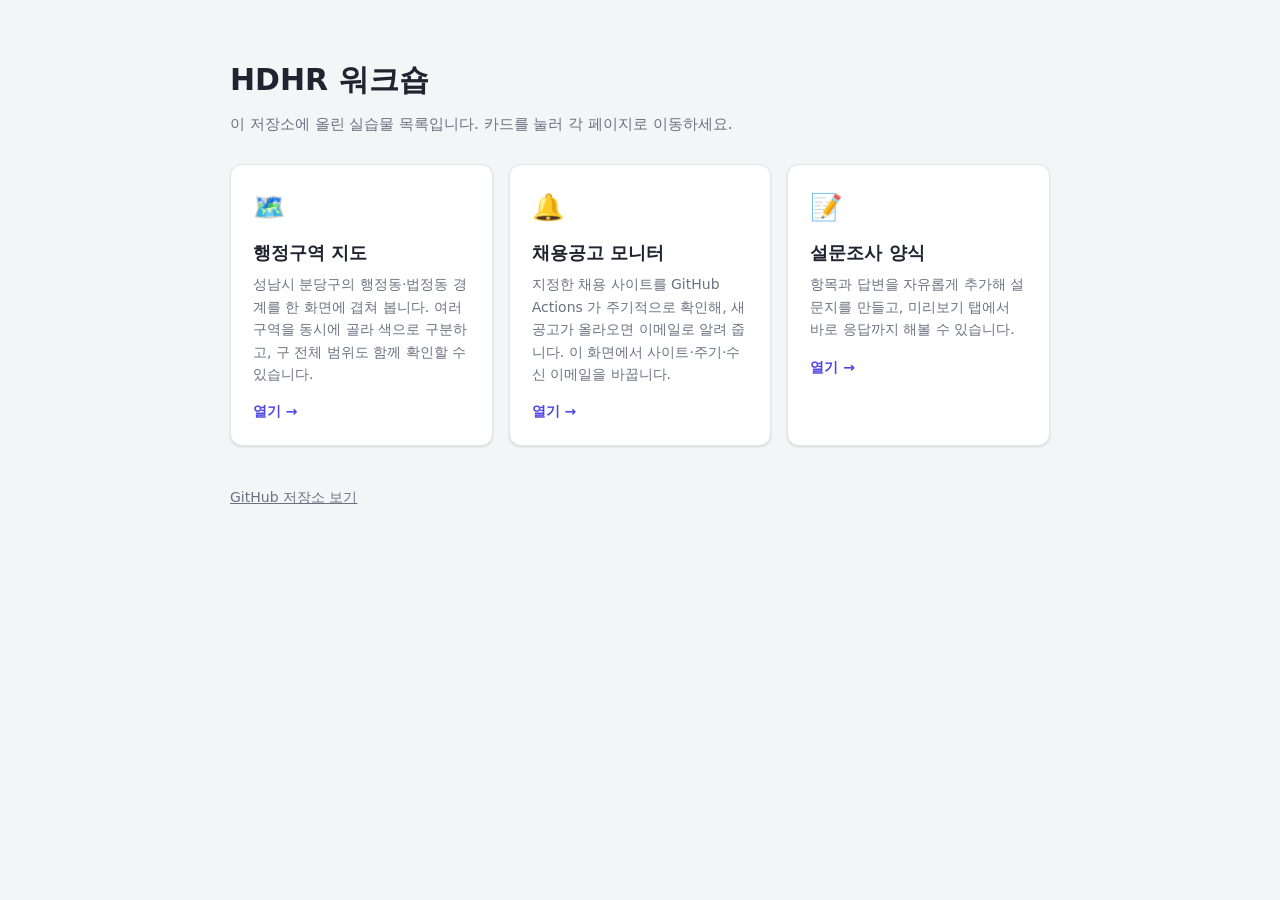
<file: index.html>
<!DOCTYPE html>
<html lang="ko">
<head>
  <meta charset="UTF-8" />
  <meta name="viewport" content="width=device-width, initial-scale=1.0" />
  <title>HDHR 워크숍</title>
  <link rel="stylesheet" href="assets/home.css" />
</head>
<body>
  <header class="hero">
    <h1 class="hero__title">HDHR 워크숍</h1>
    <p class="hero__desc">이 저장소에 올린 실습물 목록입니다. 카드를 눌러 각 페이지로 이동하세요.</p>
  </header>

  <main class="grid">
    <!--
      새 실습물을 추가할 때:
      1) 저장소 루트에 폴더를 하나 만들고 그 안에 index.html 을 둡니다. (예: timesheet/index.html)
      2) 아래 <a class="card"> 블록을 복사해 href 와 문구만 바꿉니다.
      3) 커밋 후 푸시하면 https://chaejwan.github.io/HDHR_CJW/폴더이름/ 으로 열립니다.
    -->
    <a class="card" href="district/">
      <span class="card__icon" aria-hidden="true">🗺️</span>
      <h2 class="card__title">행정구역 지도</h2>
      <p class="card__desc">성남시 분당구의 행정동·법정동 경계를 한 화면에 겹쳐 봅니다. 여러 구역을 동시에 골라 색으로 구분하고, 구 전체 범위도 함께 확인할 수 있습니다.</p>
      <span class="card__go">열기 →</span>
    </a>

    <a class="card" href="monitor/">
      <span class="card__icon" aria-hidden="true">🔔</span>
      <h2 class="card__title">채용공고 모니터</h2>
      <p class="card__desc">지정한 채용 사이트를 GitHub Actions 가 주기적으로 확인해, 새 공고가 올라오면 이메일로 알려 줍니다. 이 화면에서 사이트·주기·수신 이메일을 바꿉니다.</p>
      <span class="card__go">열기 →</span>
    </a>

    <a class="card" href="survey/">
      <span class="card__icon" aria-hidden="true">📝</span>
      <h2 class="card__title">설문조사 양식</h2>
      <p class="card__desc">항목과 답변을 자유롭게 추가해 설문지를 만들고, 미리보기 탭에서 바로 응답까지 해볼 수 있습니다.</p>
      <span class="card__go">열기 →</span>
    </a>
  </main>

  <footer class="foot">
    <a href="https://github.com/chaejwan/HDHR_CJW">GitHub 저장소 보기</a>
  </footer>
</body>
</html>
</file>
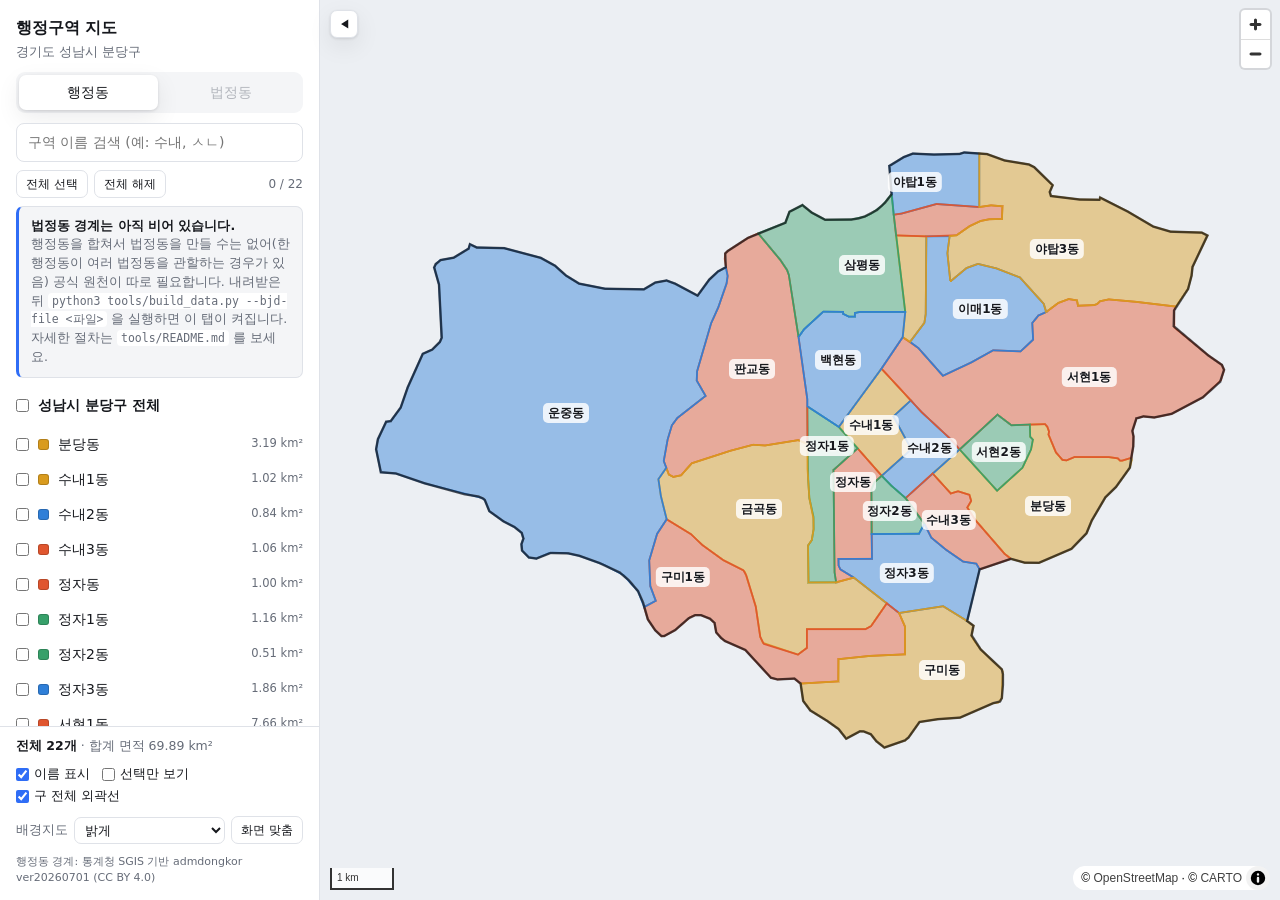
<file: district/index.html>
<!DOCTYPE html>
<html lang="ko">
<head>
<meta charset="utf-8">
<meta name="viewport" content="width=device-width, initial-scale=1, maximum-scale=5">
<title>행정구역 지도 — 성남시 분당구</title>
<meta name="description" content="행정동과 법정동 경계를 한 화면에서 여러 개 동시에 볼 수 있는 지도.">
<link rel="stylesheet" href="vendor/maplibre-gl.css">
<link rel="stylesheet" href="style.css">
</head>
<body>
<div id="app">

  <aside id="panel" aria-label="구역 선택">
    <header class="panel-head">
      <h1>행정구역 지도</h1>
      <p class="subtitle" id="scope-label">성남시 분당구</p>
    </header>

    <div class="tabs" role="tablist" aria-label="구역 체계">
      <button class="tab" role="tab" data-level="hjd" aria-selected="true">행정동</button>
      <button class="tab" role="tab" data-level="bjd" aria-selected="false">법정동</button>
    </div>

    <div class="search-row">
      <input id="search" type="search" placeholder="구역 이름 검색 (예: 수내, ㅅㄴ)" autocomplete="off" aria-label="구역 이름 검색">
      <button id="search-clear" class="icon-btn" title="검색어 지우기" hidden>✕</button>
    </div>

    <div class="bulk-row">
      <button id="select-all" class="mini-btn">전체 선택</button>
      <button id="select-none" class="mini-btn">전체 해제</button>
      <span class="spacer"></span>
      <span id="count-badge" class="badge">0 / 0</span>
    </div>

    <div id="notice" class="notice" hidden></div>

    <ul id="list" class="list" role="listbox" aria-multiselectable="true"></ul>

    <footer class="panel-foot">
      <div class="summary" id="summary"></div>
      <div class="options">
        <label><input type="checkbox" id="opt-labels" checked> 이름 표시</label>
        <label><input type="checkbox" id="opt-only-selected"> 선택만 보기</label>
        <label><input type="checkbox" id="opt-outline" checked> 구 전체 외곽선</label>
      </div>
      <div class="basemap-row">
        <label for="basemap">배경지도</label>
        <select id="basemap">
          <option value="light">밝게</option>
          <option value="dark">어둡게</option>
          <option value="none">없음</option>
        </select>
        <button id="fit-btn" class="mini-btn" title="선택 구역이 다 보이도록 이동">화면 맞춤</button>
      </div>
      <p class="credit" id="credit"></p>
    </footer>
  </aside>

  <main id="map-wrap">
    <div id="map"></div>
    <button id="panel-toggle" class="panel-toggle" aria-expanded="true" title="목록 접기/펼치기">◀</button>
    <div id="tooltip" class="tooltip" hidden></div>
    <div id="labels" class="labels" aria-hidden="true"></div>
  </main>

</div>

<script src="vendor/maplibre-gl.js"></script>
<script src="app.js"></script>
</body>
</html>
</file>
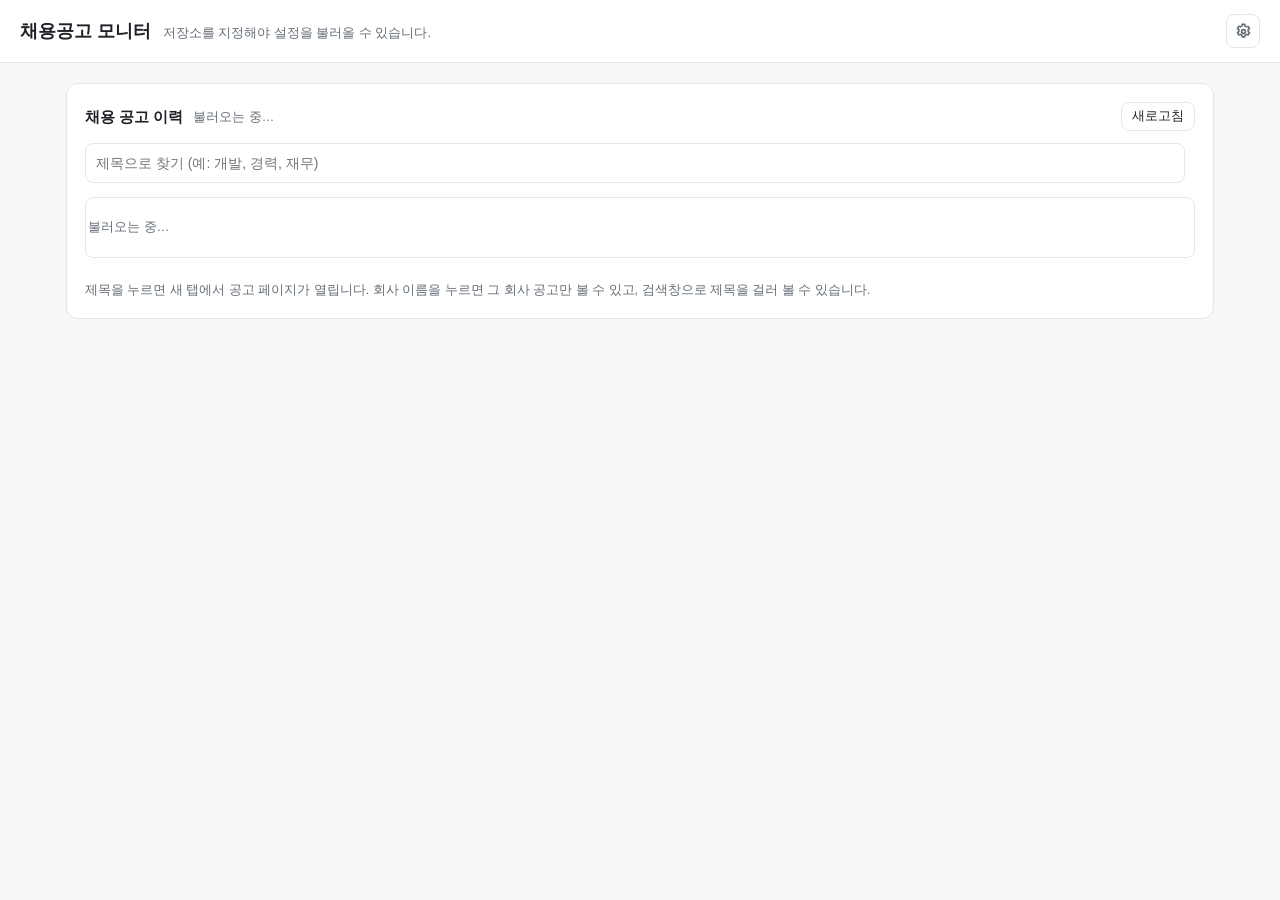
<file: monitor/index.html>
<!DOCTYPE html>
<html lang="ko">
<head>
  <meta charset="UTF-8" />
  <meta name="viewport" content="width=device-width, initial-scale=1.0" />
  <title>채용공고 모니터</title>
  <link rel="stylesheet" href="assets/styles.css" />
</head>
<body>
  <!-- 비밀번호를 걸어 두면, 맞기 전까지 이 화면만 보입니다 -->
  <div id="gate" class="gate" hidden>
    <form id="gateForm" class="gate__box">
      <h1 class="gate__title">채용공고 모니터</h1>
      <p class="gate__lead">이 페이지는 비밀번호를 아는 분만 볼 수 있습니다.</p>
      <input id="gatePassword" class="gate__input" type="password" autocomplete="current-password"
             placeholder="비밀번호" aria-label="비밀번호" />
      <button class="btn btn--primary gate__btn" type="submit">열기</button>
      <p id="gateHint" class="gate__hint" hidden></p>
      <p id="gateError" class="gate__error" hidden>비밀번호가 맞지 않습니다.</p>
    </form>
  </div>

  <header class="topbar">
    <div class="topbar__title">
      <h1>채용공고 모니터</h1>
      <p id="statusLine" class="topbar__status">불러오는 중…</p>
    </div>
    <div class="topbar__actions">
      <button id="runBtn" class="btn btn--ghost" type="button" hidden>지금 확인 실행</button>
      <button id="saveBtn" class="btn btn--primary" type="button" disabled hidden>설정 저장</button>
      <button id="settingsBtn" class="iconbtn" type="button" title="설정" aria-label="설정">
        <svg viewBox="0 0 16 16" width="17" height="17" aria-hidden="true" focusable="false">
          <path fill="currentColor" d="M8 10.5a2.5 2.5 0 1 1 0-5 2.5 2.5 0 0 1 0 5Zm0-1.5a1 1 0 1 0 0-2 1 1 0 0 0 0 2Z"/>
          <path fill="currentColor" d="M6.8.5a.75.75 0 0 0-.74.63l-.2 1.2a5.6 5.6 0 0 0-.94.55l-1.14-.44a.75.75 0 0 0-.92.33L1.66 4.98a.75.75 0 0 0 .18.95l.95.76a5.7 5.7 0 0 0 0 1.08l-.95.76a.75.75 0 0 0-.18.95l1.2 2.08a.75.75 0 0 0 .92.33l1.14-.44c.29.22.61.4.94.55l.2 1.2c.06.36.37.63.74.63h2.4c.37 0 .68-.27.74-.63l.2-1.2c.33-.15.65-.33.94-.55l1.14.44a.75.75 0 0 0 .92-.33l1.2-2.08a.75.75 0 0 0-.18-.95l-.95-.76a5.7 5.7 0 0 0 0-1.08l.95-.76a.75.75 0 0 0 .18-.95l-1.2-2.08a.75.75 0 0 0-.92-.33l-1.14.44a5.6 5.6 0 0 0-.94-.55l-.2-1.2A.75.75 0 0 0 9.2.5H6.8Zm.63 1.5h1.14l.16.98c.05.3.26.54.55.63.36.11.7.31 1 .56.23.19.55.24.83.13l.93-.36.57 1-.78.62c-.23.19-.34.49-.28.79a4.2 4.2 0 0 1 0 1.5c-.06.3.05.6.28.79l.78.62-.57 1-.93-.36a.75.75 0 0 0-.83.13c-.3.25-.64.45-1 .56a.75.75 0 0 0-.55.63l-.16.98H7.43l-.16-.98a.75.75 0 0 0-.55-.63 4.1 4.1 0 0 1-1-.56.75.75 0 0 0-.83-.13l-.93.36-.57-1 .78-.62c.23-.19.34-.49.28-.79a4.2 4.2 0 0 1 0-1.5.75.75 0 0 0-.28-.79l-.78-.62.57-1 .93.36c.28.11.6.06.83-.13.3-.25.64-.45 1-.56a.75.75 0 0 0 .55-.63L7.43 2Z"/>
        </svg>
      </button>
    </div>
  </header>

  <main class="wrap">
    <!-- ------------------------------------------------ 채용 공고 이력 탭 -->
    <div id="panelFeed">
      <section class="card">
        <div class="card__head">
          <h2>채용 공고 이력</h2>
          <p class="feedstat" id="feedStat">불러오는 중…</p>
          <button id="refreshBtn2" class="btn btn--small" type="button">새로고침</button>
        </div>
        <div class="feedbar">
          <input id="feedSearch" class="feedbar__search" type="search"
                 placeholder="제목으로 찾기 (예: 개발, 경력, 재무)" />
          <div class="chips" id="feedSites"></div>
        </div>
        <div id="feedList" class="feedlist"><p class="empty">불러오는 중…</p></div>
        <div class="feedmore"><button id="feedMoreBtn" class="btn btn--small" type="button" hidden>더 보기</button></div>
        <p class="hint">
          제목을 누르면 새 탭에서 공고 페이지가 열립니다.
          회사 이름을 누르면 그 회사 공고만 볼 수 있고, 검색창으로 제목을 걸러 볼 수 있습니다.
        </p>
      </section>
    </div>

    <!-- ------------------------------------------------ 설정 탭 -->
    <div id="panelSettings" hidden>
    <div id="notice"></div>

    <section class="card">
      <div class="card__head"><h2>마지막 확인 결과</h2>
        <button id="refreshBtn" class="btn btn--small" type="button">새로고침</button>
      </div>
      <div id="runBox" class="runbox"><p class="empty">불러오는 중…</p></div>
    </section>

    <section class="card">
      <div class="card__head">
        <h2>확인할 사이트</h2>
        <button id="addSiteBtn" class="btn btn--small" type="button">＋ 사이트 추가</button>
      </div>
      <div id="siteList" class="sites"></div>
      <p class="hint">
        사이트를 처음 등록하면 첫 확인 때의 목록을 <b>기준</b>으로 저장하고(알림 없음),
        그 다음 확인부터 새로 올라온 글만 메일로 알려 줍니다.
        목록이 잡히지 않으면 확인 방식을 <b>브라우저 렌더링</b>으로 바꿔 보세요.
      </p>
    </section>

    <section class="card">
      <div class="card__head"><h2>확인 주기</h2></div>
      <div class="row">
        <label class="field">
          <span>기본 주기 (시간)</span>
          <input id="intervalInput" type="number" min="0.5" step="0.5" />
        </label>
        <div class="field field--wide">
          <span>자주 쓰는 값</span>
          <div class="chips">
            <button class="chip" type="button" data-interval="0.5">30분</button>
            <button class="chip" type="button" data-interval="1">1시간</button>
            <button class="chip" type="button" data-interval="3">3시간</button>
            <button class="chip" type="button" data-interval="6">6시간</button>
            <button class="chip" type="button" data-interval="12">12시간</button>
            <button class="chip" type="button" data-interval="24">24시간</button>
            <button class="chip" type="button" data-interval="168">1주일</button>
          </div>
        </div>
      </div>
      <label class="check">
        <input id="firstRunInput" type="checkbox" />
        <span>처음 확인할 때 발견한 공고도 메일로 받기 (기본은 받지 않음)</span>
      </label>
    </section>

    <section class="card">
      <div class="card__head"><h2>메일 보내는 때</h2></div>
      <label class="check">
        <input id="digestEnabled" type="checkbox" />
        <span>모아서 보내기 — 확인은 계속하고, 메일은 아래 정한 때에만 한 번에 보냅니다</span>
      </label>
      <div class="row">
        <div class="field field--wide">
          <span>보내는 요일</span>
          <div class="chips" id="digestDays">
            <button class="chip" type="button" data-day="mon">월</button>
            <button class="chip" type="button" data-day="tue">화</button>
            <button class="chip" type="button" data-day="wed">수</button>
            <button class="chip" type="button" data-day="thu">목</button>
            <button class="chip" type="button" data-day="fri">금</button>
            <button class="chip" type="button" data-day="sat">토</button>
            <button class="chip" type="button" data-day="sun">일</button>
          </div>
        </div>
        <label class="field"><span>보내는 시각 (여러 개는 쉼표로)</span>
          <input id="digestTimes" type="text" placeholder="08:00, 18:00" /></label>
        <label class="field field--narrow"><span>시간대</span>
          <input id="digestTz" type="text" placeholder="Asia/Seoul" /></label>
      </div>
      <p class="hint" id="digestHint">
        끄면 새 공고를 발견하는 즉시 메일이 나갑니다(확인 주기만큼 자주 옵니다).
        켜면 발견한 공고를 모아 두었다가 정한 때에 한 통으로 보냅니다.
        정한 시각에 깨어나지 못했더라도 그 뒤 첫 확인에서 모아 둔 것이 나갑니다.
      </p>
      <p class="hint">
        확인은 <b>바깥 스케줄러(cron-job.org)가 매일 아침 8시</b>에 깨울 때 이뤄집니다.
        여기서 정한 주기가 지난 사이트만 실제로 확인하므로, 주기를 <b>20시간</b>으로 두면
        아침에 딱 한 번만 확인하고 메일도 하루 한 통으로 모입니다.
        주기를 짧게 잡아도 깨우는 시각이 아침 한 번뿐이라 더 자주 확인되지는 않습니다.
        더 자주 받고 싶으면 cron-job.org 의 실행 간격부터 바꾸세요.
      </p>
    </section>

    <section class="card">
      <div class="card__head"><h2>알림 이메일</h2></div>
      <label class="check">
        <input id="emailEnabled" type="checkbox" />
        <span>새 공고를 이메일로 받기</span>
      </label>
      <label class="field">
        <span>수신 이메일 — 새 공고를 받아 볼 사람 (여러 개는 쉼표로 구분)</span>
        <input id="recipientsInput" type="text" placeholder="hong@example.com, kim@example.com" />
      </label>
      <p class="hint" id="recipientsHint">
        <b>새 공고</b>는 여기 적은 주소와 관리자에게 함께 갑니다.
        <b>사이트 점검 안내</b>(감시가 망가진 정황, 접속 실패)는 여기 적은 사람에게 가지 않고,
        저장소 시크릿 <code>JOBMON_RECIPIENTS</code> 에 적힌 <b>관리자에게만</b> 갑니다.
        (시크릿이 비어 있으면 이 칸의 주소가 관리자 역할까지 합니다.)
        <br />이 저장소가 공개(public)라면 여기 적은 주소도 공개됩니다.
        감추고 싶은 주소는 이 칸 대신 <code>JOBMON_RECIPIENTS</code> 시크릿에 넣으세요.
      </p>

      <details class="more">
        <summary>보내는 메일 계정 (SMTP) 설정</summary>
        <div class="row">
          <label class="field"><span>SMTP 서버</span><input id="smtpHost" type="text" placeholder="smtp.gmail.com" /></label>
          <label class="field field--narrow"><span>포트</span><input id="smtpPort" type="number" min="1" /></label>
          <label class="field field--narrow">
            <span>보안</span>
            <select id="smtpSecurity">
              <option value="starttls">STARTTLS (587)</option>
              <option value="ssl">SSL (465)</option>
              <option value="none">사용 안 함</option>
            </select>
          </label>
        </div>
        <div class="row">
          <label class="field"><span>아이디</span><input id="smtpUser" type="text" placeholder="hong@gmail.com" /></label>
          <label class="field"><span>보내는 사람 주소</span><input id="smtpFrom" type="text" placeholder="hong@gmail.com" /></label>
          <label class="field"><span>제목 앞머리</span><input id="subjectPrefix" type="text" /></label>
        </div>
        <div class="banner banner--warn">
          <b>비밀번호는 이 화면에 넣지 않습니다.</b>
          저장소 <b>Settings → Secrets and variables → Actions</b> 에서
          <code>JOBMON_SMTP_PASSWORD</code> 로 저장하세요. (Gmail 은 <b>앱 비밀번호</b>)
          서버·아이디·보내는 주소도 감추고 싶다면 <code>JOBMON_SMTP_HOST</code>,
          <code>JOBMON_SMTP_USER</code>, <code>JOBMON_SMTP_FROM</code> 시크릿을 쓰면 이 설정보다 우선합니다.
        </div>
      </details>
    </section>

    <section class="card">
      <div class="card__head"><h2>페이지 비밀번호</h2></div>
      <label class="check">
        <input id="gateEnabled" type="checkbox" />
        <span>이 페이지를 열 때 비밀번호를 묻기</span>
      </label>
      <div class="row">
        <label class="field"><span>새 비밀번호 (바꿀 때만 입력)</span>
          <input id="gateNewPw" type="password" autocomplete="new-password" placeholder="비워 두면 그대로 둡니다" /></label>
        <label class="field"><span>힌트 (선택)</span>
          <input id="gateHintInput" type="text" placeholder="예: 팀 이름 + 연도" /></label>
      </div>
      <p class="hint">
        비밀번호는 저장하지 않고 <b>되돌릴 수 없는 형태(해시)</b> 로만 저장소에 남습니다.
        한 번 맞히면 그 브라우저에서는 30일 동안 다시 묻지 않습니다.<br />
        <b>완전한 잠금은 아닙니다.</b> 이 페이지는 서버 없이 파일만 내려 주는 방식이라,
        저장소 주소를 아는 사람은 비밀번호와 상관없이 원본 데이터를 볼 수 있습니다.
        모르는 사람이 우연히 들여다보는 것을 막는 용도로 쓰세요.
      </p>
    </section>

    <section class="card">
      <div class="card__head"><h2>저장 권한 (GitHub 토큰)</h2></div>
      <p class="hint" style="margin-top:0">
        설정을 저장하거나 ‘지금 확인 실행’ 을 누르려면 본인 GitHub 토큰이 필요합니다.
        토큰은 <b>이 브라우저에만</b> 저장되고 어디로도 전송되지 않습니다 (GitHub API 호출에만 사용).
      </p>
      <div class="token">
        <label class="field">
          <span>Personal access token</span>
          <input id="tokenInput" type="password" placeholder="github_pat_… 또는 ghp_…" autocomplete="off" />
        </label>
        <button id="tokenSaveBtn" class="btn btn--small btn--primary" type="button">토큰 저장</button>
        <button id="tokenClearBtn" class="btn btn--small btn--danger" type="button">토큰 지우기</button>
        <span id="tokenState" class="token__state"></span>
      </div>
      <details class="more">
        <summary>토큰 만드는 방법</summary>
        <ol class="steps">
          <li>GitHub → Settings → Developer settings → <b>Personal access tokens</b> → <b>Fine-grained tokens</b> → Generate new token</li>
          <li>Repository access 에서 <b>이 저장소만</b> 선택</li>
          <li>Permissions → Repository permissions 에서 <code>Contents: Read and write</code>, <code>Actions: Read and write</code> 허용</li>
          <li>만들어진 토큰을 위 칸에 붙여 넣고 <b>토큰 저장</b></li>
        </ol>
        <p class="hint">
          토큰 없이 쓰려면 아래 <b>설정 JSON 복사</b> 를 눌러 저장소의
          <code>job-monitor/config.json</code> 을 GitHub 화면에서 직접 수정해도 됩니다.
        </p>
      </details>
      <div class="btnrow">
        <button id="copyJsonBtn" class="btn btn--small" type="button">설정 JSON 복사</button>
        <a id="editOnGithub" class="btn btn--small" href="#" target="_blank" rel="noopener">GitHub 에서 직접 편집</a>
        <a id="actionsLink" class="btn btn--small" href="#" target="_blank" rel="noopener">실행 기록 보기</a>
        <a id="secretsLink" class="btn btn--small" href="#" target="_blank" rel="noopener">시크릿 설정 열기</a>
      </div>
    </section>

    <p class="hint" id="sourceLine"></p>
    </div><!-- /설정 탭 -->
  </main>

  <div id="toast" class="toast" hidden></div>

  <div id="modal" class="modal" hidden>
    <div class="modal__panel">
      <div class="modal__head">
        <h3 id="modalTitle">결과</h3>
        <button id="modalClose" class="btn btn--small" type="button">닫기</button>
      </div>
      <div id="modalBody" class="modal__body"></div>
    </div>
  </div>

  <template id="siteTemplate">
    <article class="site">
      <div class="site__main">
        <label class="site__toggle"><input type="checkbox" data-role="enabled" /><span></span></label>
        <div class="site__info">
          <input class="site__name" type="text" data-role="name" placeholder="사이트 이름" />
          <input class="site__url" type="url" data-role="url" placeholder="https://example.com/careers" />
          <input class="site__url" type="url" data-role="home_url" placeholder="사람이 열어 볼 주소 (위가 API 주소일 때만 입력)" />
          <p class="site__meta" data-role="meta"></p>
        </div>
        <div class="site__buttons">
          <a class="btn btn--small" data-role="open" href="#" target="_blank" rel="noopener">사이트 열기</a>
          <button class="btn btn--small btn--danger" type="button" data-role="remove">삭제</button>
        </div>
      </div>
      <details class="more site__more">
        <summary>세부 설정</summary>
        <div class="row">
          <label class="field field--narrow">
            <span>확인 방식</span>
            <select data-role="mode">
              <option value="auto">자동</option>
              <option value="html">링크(HTML)</option>
              <option value="json">JSON API</option>
              <option value="browser">브라우저 렌더링</option>
            </select>
          </label>
          <label class="field field--narrow"><span>개별 주기 (시간, 비우면 기본값)</span><input type="number" min="0.5" step="0.5" data-role="interval_hours" /></label>
          <label class="field field--narrow"><span>최대 항목 수</span><input type="number" min="1" data-role="max_items" /></label>
          <label class="field"><span>CSS 선택자 (브라우저 렌더링일 때, 공고 카드를 가리킴)</span><input type="text" data-role="selector" placeholder="li.job-card" /></label>
        </div>
        <div class="row">
          <label class="field"><span>주소 필터 (정규식)</span><input type="text" data-role="url_pattern" placeholder="recruit|notice" /></label>
          <label class="field"><span>제목 필터 (정규식)</span><input type="text" data-role="title_pattern" placeholder="개발|경력" /></label>
          <label class="field"><span>제외 필터 (정규식)</span><input type="text" data-role="exclude_pattern" placeholder="로그인|이용약관" /></label>
        </div>
        <div class="row" data-role="jsonBox">
          <label class="field"><span>JSON 목록 경로</span><input type="text" data-role="json.items_path" placeholder="data.list" /></label>
          <label class="field field--narrow"><span>제목 필드</span><input type="text" data-role="json.title_field" placeholder="title" /></label>
          <label class="field field--narrow"><span>식별자 필드</span><input type="text" data-role="json.id_field" placeholder="id" /></label>
          <label class="field"><span>상세 주소 형식</span><input type="text" data-role="json.url_template" placeholder="https://example.com/jobs/{id}" /></label>
        </div>
        <div class="row" data-role="jsonBox2">
          <label class="field field--narrow">
            <span>요청 방식</span>
            <select data-role="method">
              <option value="GET">GET</option>
              <option value="POST">POST</option>
            </select>
          </label>
          <label class="field field--wide"><span>요청 본문 (POST 일 때, JSON)</span><input type="text" data-role="body" placeholder='{"page":0,"size":50}' /></label>
          <label class="field"><span>마감/등록일 필드</span><input type="text" data-role="json.date_field" placeholder="regDt" /></label>
        </div>
        <div class="row">
          <label class="field field--narrow"><span>이어 읽을 쪽 수 (주소·본문에 {page})</span><input type="number" min="1" max="20" data-role="pages" /></label>
          <label class="field field--wide"><span>공고 한 건 정규식 (목록 조각을 직접 읽을 때)</span><input type="text" data-role="item_pattern" placeholder="&lt;a[^&gt;]*data-value=&quot;(?P&lt;no&gt;[0-9]+)&quot;" /></label>
          <label class="field"><span>제목 조합</span><input type="text" data-role="json.title_template" placeholder="{company} {title}" /></label>
        </div>
        <label class="field"><span>메모</span><input type="text" data-role="note" /></label>
        <p class="site__stat" data-role="stat"></p>
      </details>
    </article>
  </template>

  <script src="assets/app.js"></script>
</body>
</html>
</file>
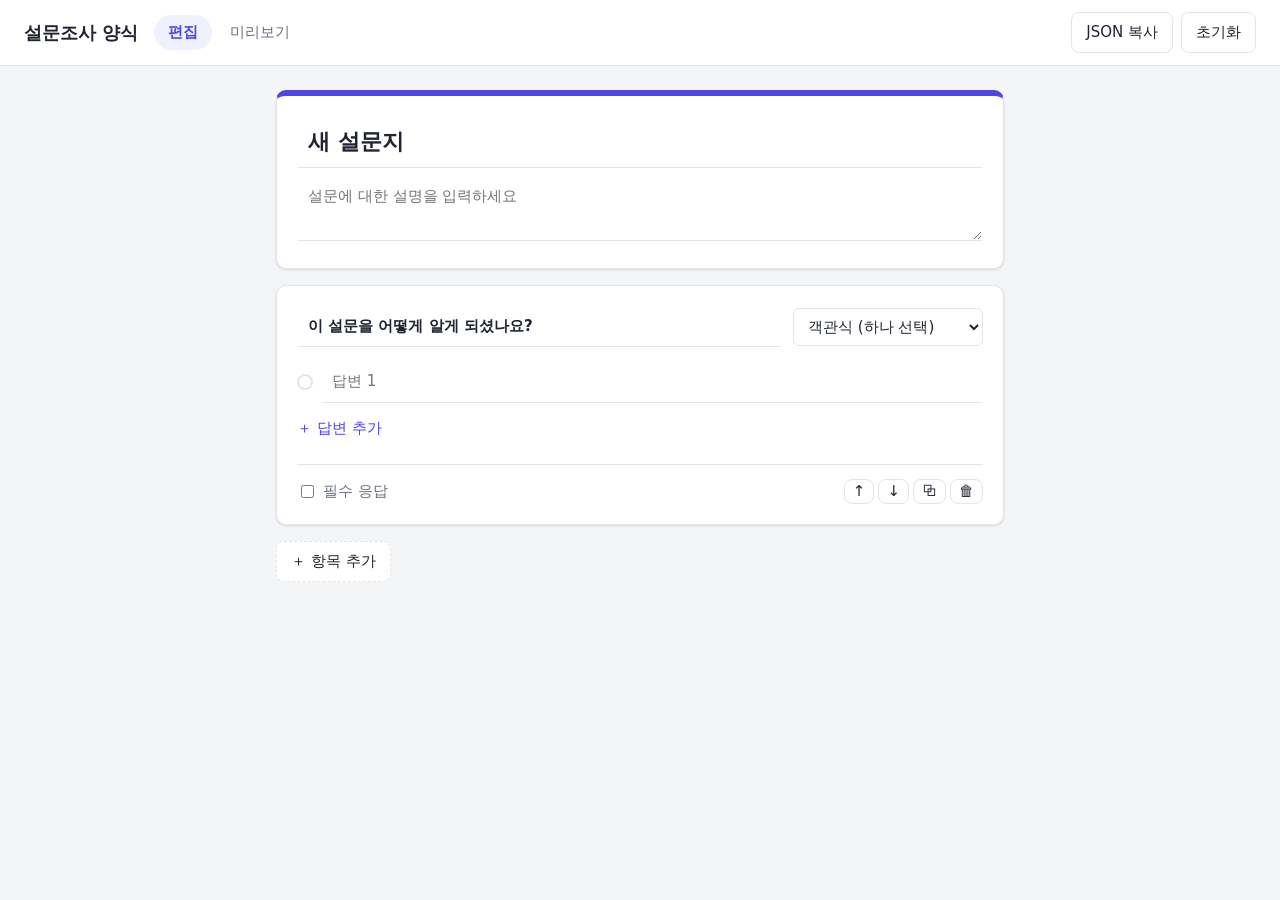
<file: survey/index.html>
<!DOCTYPE html>
<html lang="ko">
<head>
  <meta charset="UTF-8" />
  <meta name="viewport" content="width=device-width, initial-scale=1.0" />
  <title>설문조사 양식 만들기</title>
  <link rel="stylesheet" href="assets/styles.css" />
</head>
<body>
  <header class="topbar">
    <h1 class="topbar__brand">설문조사 양식</h1>
    <nav class="tabs" role="tablist">
      <button class="tab is-active" role="tab" data-tab="edit" aria-selected="true">편집</button>
      <button class="tab" role="tab" data-tab="preview" aria-selected="false">미리보기</button>
    </nav>
    <div class="topbar__actions">
      <button class="btn btn--ghost" data-action="export">JSON 복사</button>
      <button class="btn btn--ghost" data-action="reset">초기화</button>
    </div>
  </header>

  <main class="page">
    <!-- ── 편집 화면 ───────────────────────────────────────────── -->
    <section id="panel-edit" class="panel">
      <div class="card card--head">
        <input
          id="survey-title"
          class="input input--title"
          type="text"
          placeholder="설문지 제목"
          aria-label="설문지 제목"
        />
        <textarea
          id="survey-description"
          class="input input--desc"
          rows="2"
          placeholder="설문에 대한 설명을 입력하세요"
          aria-label="설문지 설명"
        ></textarea>
      </div>

      <div id="question-list" class="question-list"></div>

      <button class="btn btn--add" data-action="add-question">＋ 항목 추가</button>
    </section>

    <!-- ── 미리보기 / 응답 화면 ─────────────────────────────────── -->
    <section id="panel-preview" class="panel is-hidden">
      <form id="survey-form" class="card" novalidate>
        <h2 id="preview-title" class="preview__title">설문지 제목</h2>
        <p id="preview-description" class="preview__desc"></p>
        <div id="preview-questions"></div>
        <button class="btn btn--primary" type="submit">제출하기</button>
      </form>

      <div id="answer-sheet" class="card is-hidden">
        <h2 class="preview__title">응답 결과</h2>
        <dl id="answer-list" class="answer-list"></dl>
        <button class="btn btn--ghost" data-action="answer-again">다시 응답하기</button>
      </div>
    </section>
  </main>

  <!-- 항목 편집기 템플릿 -->
  <template id="tpl-question">
    <article class="card question" data-question-id="">
      <div class="question__row">
        <input
          class="input input--label"
          type="text"
          data-field="label"
          placeholder="질문을 입력하세요"
          aria-label="질문"
        />
        <select class="input input--type" data-field="type" aria-label="답변 유형">
          <option value="short">단답형</option>
          <option value="long">장문형</option>
          <option value="radio">객관식 (하나 선택)</option>
          <option value="checkbox">체크박스 (복수 선택)</option>
          <option value="select">드롭다운</option>
        </select>
      </div>

      <div class="option-list" data-role="options"></div>
      <button class="btn btn--link" data-action="add-option" type="button">＋ 답변 추가</button>

      <footer class="question__foot">
        <label class="switch">
          <input type="checkbox" data-field="required" />
          <span>필수 응답</span>
        </label>
        <div class="question__tools">
          <button class="btn btn--icon" data-action="move-up" type="button" title="위로" aria-label="위로 이동">↑</button>
          <button class="btn btn--icon" data-action="move-down" type="button" title="아래로" aria-label="아래로 이동">↓</button>
          <button class="btn btn--icon" data-action="duplicate" type="button" title="복제" aria-label="항목 복제">⧉</button>
          <button class="btn btn--icon btn--danger" data-action="remove-question" type="button" title="삭제" aria-label="항목 삭제">🗑</button>
        </div>
      </footer>
    </article>
  </template>

  <!-- 답변(보기) 한 줄 템플릿 -->
  <template id="tpl-option">
    <div class="option" data-option-id="">
      <span class="option__marker" data-role="marker"></span>
      <input class="input input--option" type="text" data-field="text" placeholder="답변 항목" aria-label="답변 항목" />
      <button class="btn btn--icon" data-action="remove-option" type="button" title="답변 삭제" aria-label="답변 삭제">✕</button>
    </div>
  </template>

  <div id="toast" class="toast" role="status" aria-live="polite"></div>

  <script src="assets/app.js"></script>
</body>
</html>
</file>
<file: assets/home.css>
:root {
  --bg: #f4f5f7;
  --surface: #ffffff;
  --border: #e2e5ea;
  --text: #1f2430;
  --muted: #6b7280;
  --accent: #4f46e5;
  --radius: 12px;
  --shadow: 0 1px 2px rgba(16, 24, 40, .06), 0 1px 3px rgba(16, 24, 40, .08);
}

* { box-sizing: border-box; }

body {
  margin: 0;
  background: var(--bg);
  color: var(--text);
  font-family: "Pretendard", "Apple SD Gothic Neo", "Malgun Gothic", system-ui, -apple-system, sans-serif;
  font-size: 15px;
  line-height: 1.6;
}

.hero {
  max-width: 860px;
  margin: 0 auto;
  padding: 56px 20px 28px;
}

.hero__title { margin: 0 0 8px; font-size: 30px; }
.hero__desc { margin: 0; color: var(--muted); }

.grid {
  max-width: 860px;
  margin: 0 auto;
  padding: 0 20px;
  display: grid;
  grid-template-columns: repeat(auto-fill, minmax(260px, 1fr));
  gap: 16px;
}

.card {
  display: block;
  background: var(--surface);
  border: 1px solid var(--border);
  border-radius: var(--radius);
  box-shadow: var(--shadow);
  padding: 22px;
  text-decoration: none;
  color: inherit;
  transition: border-color .15s, transform .15s, box-shadow .15s;
}

.card:hover {
  border-color: var(--accent);
  transform: translateY(-2px);
  box-shadow: 0 4px 14px rgba(16, 24, 40, .1);
}

.card__icon { font-size: 26px; }
.card__title { margin: 10px 0 6px; font-size: 18px; }
.card__desc { margin: 0 0 14px; color: var(--muted); font-size: 14px; }
.card__go { color: var(--accent); font-weight: 600; font-size: 14px; }

.foot {
  max-width: 860px;
  margin: 0 auto;
  padding: 40px 20px 60px;
  color: var(--muted);
  font-size: 14px;
}

.foot a { color: var(--muted); }
</file>
<file: district/vendor/maplibre-gl.css>
.maplibregl-map{font:12px/20px Helvetica Neue,Arial,Helvetica,sans-serif;overflow:hidden;position:relative;-webkit-tap-highlight-color:rgb(0 0 0/0)}.maplibregl-canvas{left:0;position:absolute;top:0}.maplibregl-map:fullscreen{height:100%;width:100%}.maplibregl-ctrl-group button.maplibregl-ctrl-compass{touch-action:none}.maplibregl-canvas-container.maplibregl-interactive,.maplibregl-ctrl-group button.maplibregl-ctrl-compass{cursor:grab;-webkit-user-select:none;-moz-user-select:none;user-select:none}.maplibregl-canvas-container.maplibregl-interactive.maplibregl-track-pointer{cursor:pointer}.maplibregl-canvas-container.maplibregl-interactive:active,.maplibregl-ctrl-group button.maplibregl-ctrl-compass:active{cursor:grabbing}.maplibregl-canvas-container.maplibregl-touch-zoom-rotate,.maplibregl-canvas-container.maplibregl-touch-zoom-rotate .maplibregl-canvas{touch-action:pan-x pan-y}.maplibregl-canvas-container.maplibregl-touch-drag-pan,.maplibregl-canvas-container.maplibregl-touch-drag-pan .maplibregl-canvas{touch-action:pinch-zoom}.maplibregl-canvas-container.maplibregl-touch-zoom-rotate.maplibregl-touch-drag-pan,.maplibregl-canvas-container.maplibregl-touch-zoom-rotate.maplibregl-touch-drag-pan .maplibregl-canvas{touch-action:none}.maplibregl-canvas-container.maplibregl-touch-drag-pan.maplibregl-cooperative-gestures,.maplibregl-canvas-container.maplibregl-touch-drag-pan.maplibregl-cooperative-gestures .maplibregl-canvas{touch-action:pan-x pan-y}.maplibregl-ctrl-bottom-left,.maplibregl-ctrl-bottom-right,.maplibregl-ctrl-top-left,.maplibregl-ctrl-top-right{pointer-events:none;position:absolute;z-index:2}.maplibregl-ctrl-top-left{left:0;top:0}.maplibregl-ctrl-top-right{right:0;top:0}.maplibregl-ctrl-bottom-left{bottom:0;left:0}.maplibregl-ctrl-bottom-right{bottom:0;right:0}.maplibregl-ctrl{clear:both;pointer-events:auto;transform:translate(0)}.maplibregl-ctrl-top-left .maplibregl-ctrl{float:left;margin:10px 0 0 10px}.maplibregl-ctrl-top-right .maplibregl-ctrl{float:right;margin:10px 10px 0 0}.maplibregl-ctrl-bottom-left .maplibregl-ctrl{float:left;margin:0 0 10px 10px}.maplibregl-ctrl-bottom-right .maplibregl-ctrl{float:right;margin:0 10px 10px 0}.maplibregl-ctrl-group{background:#fff;border-radius:4px}.maplibregl-ctrl-group:not(:empty){box-shadow:0 0 0 2px rgba(0,0,0,.1)}@media (forced-colors:active){.maplibregl-ctrl-group:not(:empty){box-shadow:0 0 0 2px ButtonText}}.maplibregl-ctrl-group button{background-color:transparent;border:0;box-sizing:border-box;cursor:pointer;display:block;height:29px;outline:none;padding:0;width:29px}.maplibregl-ctrl-group button+button{border-top:1px solid #ddd}.maplibregl-ctrl button .maplibregl-ctrl-icon{background-position:50%;background-repeat:no-repeat;display:block;height:100%;width:100%}@media (forced-colors:active){.maplibregl-ctrl-icon{background-color:transparent}.maplibregl-ctrl-group button+button{border-top:1px solid ButtonText}}.maplibregl-ctrl button::-moz-focus-inner{border:0;padding:0}.maplibregl-ctrl-attrib-button:focus,.maplibregl-ctrl-group button:focus{box-shadow:0 0 2px 2px #0096ff}.maplibregl-ctrl button:disabled{cursor:not-allowed}.maplibregl-ctrl button:disabled .maplibregl-ctrl-icon{opacity:.25}@media (hover:hover){.maplibregl-ctrl button:not(:disabled):hover{background-color:rgba(0,0,0,.05)}}.maplibregl-ctrl button:not(:disabled):active{background-color:rgba(0,0,0,.05)}.maplibregl-ctrl-group button:focus:focus-visible{box-shadow:0 0 2px 2px #0096ff}.maplibregl-ctrl-group button:focus:not(:focus-visible){box-shadow:none}.maplibregl-ctrl-group button:focus:first-child{border-radius:4px 4px 0 0}.maplibregl-ctrl-group button:focus:last-child{border-radius:0 0 4px 4px}.maplibregl-ctrl-group button:focus:only-child{border-radius:inherit}.maplibregl-ctrl button.maplibregl-ctrl-zoom-out .maplibregl-ctrl-icon{background-image:url("data:image/svg+xml;charset=utf-8,%3Csvg xmlns='http://www.w3.org/2000/svg' width='29' height='29' fill='%23333' viewBox='0 0 29 29'%3E%3Cpath d='M10 13c-.75 0-1.5.75-1.5 1.5S9.25 16 10 16h9c.75 0 1.5-.75 1.5-1.5S19.75 13 19 13z'/%3E%3C/svg%3E")}.maplibregl-ctrl button.maplibregl-ctrl-zoom-in .maplibregl-ctrl-icon{background-image:url("data:image/svg+xml;charset=utf-8,%3Csvg xmlns='http://www.w3.org/2000/svg' width='29' height='29' fill='%23333' viewBox='0 0 29 29'%3E%3Cpath d='M14.5 8.5c-.75 0-1.5.75-1.5 1.5v3h-3c-.75 0-1.5.75-1.5 1.5S9.25 16 10 16h3v3c0 .75.75 1.5 1.5 1.5S16 19.75 16 19v-3h3c.75 0 1.5-.75 1.5-1.5S19.75 13 19 13h-3v-3c0-.75-.75-1.5-1.5-1.5'/%3E%3C/svg%3E")}@media (forced-colors:active){.maplibregl-ctrl button.maplibregl-ctrl-zoom-out .maplibregl-ctrl-icon{background-image:url("data:image/svg+xml;charset=utf-8,%3Csvg xmlns='http://www.w3.org/2000/svg' width='29' height='29' fill='%23fff' viewBox='0 0 29 29'%3E%3Cpath d='M10 13c-.75 0-1.5.75-1.5 1.5S9.25 16 10 16h9c.75 0 1.5-.75 1.5-1.5S19.75 13 19 13z'/%3E%3C/svg%3E")}.maplibregl-ctrl button.maplibregl-ctrl-zoom-in .maplibregl-ctrl-icon{background-image:url("data:image/svg+xml;charset=utf-8,%3Csvg xmlns='http://www.w3.org/2000/svg' width='29' height='29' fill='%23fff' viewBox='0 0 29 29'%3E%3Cpath d='M14.5 8.5c-.75 0-1.5.75-1.5 1.5v3h-3c-.75 0-1.5.75-1.5 1.5S9.25 16 10 16h3v3c0 .75.75 1.5 1.5 1.5S16 19.75 16 19v-3h3c.75 0 1.5-.75 1.5-1.5S19.75 13 19 13h-3v-3c0-.75-.75-1.5-1.5-1.5'/%3E%3C/svg%3E")}}@media (forced-colors:active) and (prefers-color-scheme:light){.maplibregl-ctrl button.maplibregl-ctrl-zoom-out .maplibregl-ctrl-icon{background-image:url("data:image/svg+xml;charset=utf-8,%3Csvg xmlns='http://www.w3.org/2000/svg' width='29' height='29' viewBox='0 0 29 29'%3E%3Cpath d='M10 13c-.75 0-1.5.75-1.5 1.5S9.25 16 10 16h9c.75 0 1.5-.75 1.5-1.5S19.75 13 19 13z'/%3E%3C/svg%3E")}.maplibregl-ctrl button.maplibregl-ctrl-zoom-in .maplibregl-ctrl-icon{background-image:url("data:image/svg+xml;charset=utf-8,%3Csvg xmlns='http://www.w3.org/2000/svg' width='29' height='29' viewBox='0 0 29 29'%3E%3Cpath d='M14.5 8.5c-.75 0-1.5.75-1.5 1.5v3h-3c-.75 0-1.5.75-1.5 1.5S9.25 16 10 16h3v3c0 .75.75 1.5 1.5 1.5S16 19.75 16 19v-3h3c.75 0 1.5-.75 1.5-1.5S19.75 13 19 13h-3v-3c0-.75-.75-1.5-1.5-1.5'/%3E%3C/svg%3E")}}.maplibregl-ctrl button.maplibregl-ctrl-fullscreen .maplibregl-ctrl-icon{background-image:url("data:image/svg+xml;charset=utf-8,%3Csvg xmlns='http://www.w3.org/2000/svg' width='29' height='29' fill='%23333' viewBox='0 0 29 29'%3E%3Cpath d='M24 16v5.5c0 1.75-.75 2.5-2.5 2.5H16v-1l3-1.5-4-5.5 1-1 5.5 4 1.5-3zM6 16l1.5 3 5.5-4 1 1-4 5.5 3 1.5v1H7.5C5.75 24 5 23.25 5 21.5V16zm7-11v1l-3 1.5 4 5.5-1 1-5.5-4L6 13H5V7.5C5 5.75 5.75 5 7.5 5zm11 2.5c0-1.75-.75-2.5-2.5-2.5H16v1l3 1.5-4 5.5 1 1 5.5-4 1.5 3h1z'/%3E%3C/svg%3E")}.maplibregl-ctrl button.maplibregl-ctrl-shrink .maplibregl-ctrl-icon{background-image:url("data:image/svg+xml;charset=utf-8,%3Csvg xmlns='http://www.w3.org/2000/svg' width='29' height='29' viewBox='0 0 29 29'%3E%3Cpath d='M18.5 16c-1.75 0-2.5.75-2.5 2.5V24h1l1.5-3 5.5 4 1-1-4-5.5 3-1.5v-1zM13 18.5c0-1.75-.75-2.5-2.5-2.5H5v1l3 1.5L4 24l1 1 5.5-4 1.5 3h1zm3-8c0 1.75.75 2.5 2.5 2.5H24v-1l-3-1.5L25 5l-1-1-5.5 4L17 5h-1zM10.5 13c1.75 0 2.5-.75 2.5-2.5V5h-1l-1.5 3L5 4 4 5l4 5.5L5 12v1z'/%3E%3C/svg%3E")}@media (forced-colors:active){.maplibregl-ctrl button.maplibregl-ctrl-fullscreen .maplibregl-ctrl-icon{background-image:url("data:image/svg+xml;charset=utf-8,%3Csvg xmlns='http://www.w3.org/2000/svg' width='29' height='29' fill='%23fff' viewBox='0 0 29 29'%3E%3Cpath d='M24 16v5.5c0 1.75-.75 2.5-2.5 2.5H16v-1l3-1.5-4-5.5 1-1 5.5 4 1.5-3zM6 16l1.5 3 5.5-4 1 1-4 5.5 3 1.5v1H7.5C5.75 24 5 23.25 5 21.5V16zm7-11v1l-3 1.5 4 5.5-1 1-5.5-4L6 13H5V7.5C5 5.75 5.75 5 7.5 5zm11 2.5c0-1.75-.75-2.5-2.5-2.5H16v1l3 1.5-4 5.5 1 1 5.5-4 1.5 3h1z'/%3E%3C/svg%3E")}.maplibregl-ctrl button.maplibregl-ctrl-shrink .maplibregl-ctrl-icon{background-image:url("data:image/svg+xml;charset=utf-8,%3Csvg xmlns='http://www.w3.org/2000/svg' width='29' height='29' fill='%23fff' viewBox='0 0 29 29'%3E%3Cpath d='M18.5 16c-1.75 0-2.5.75-2.5 2.5V24h1l1.5-3 5.5 4 1-1-4-5.5 3-1.5v-1zM13 18.5c0-1.75-.75-2.5-2.5-2.5H5v1l3 1.5L4 24l1 1 5.5-4 1.5 3h1zm3-8c0 1.75.75 2.5 2.5 2.5H24v-1l-3-1.5L25 5l-1-1-5.5 4L17 5h-1zM10.5 13c1.75 0 2.5-.75 2.5-2.5V5h-1l-1.5 3L5 4 4 5l4 5.5L5 12v1z'/%3E%3C/svg%3E")}}@media (forced-colors:active) and (prefers-color-scheme:light){.maplibregl-ctrl button.maplibregl-ctrl-fullscreen .maplibregl-ctrl-icon{background-image:url("data:image/svg+xml;charset=utf-8,%3Csvg xmlns='http://www.w3.org/2000/svg' width='29' height='29' viewBox='0 0 29 29'%3E%3Cpath d='M24 16v5.5c0 1.75-.75 2.5-2.5 2.5H16v-1l3-1.5-4-5.5 1-1 5.5 4 1.5-3zM6 16l1.5 3 5.5-4 1 1-4 5.5 3 1.5v1H7.5C5.75 24 5 23.25 5 21.5V16zm7-11v1l-3 1.5 4 5.5-1 1-5.5-4L6 13H5V7.5C5 5.75 5.75 5 7.5 5zm11 2.5c0-1.75-.75-2.5-2.5-2.5H16v1l3 1.5-4 5.5 1 1 5.5-4 1.5 3h1z'/%3E%3C/svg%3E")}.maplibregl-ctrl button.maplibregl-ctrl-shrink .maplibregl-ctrl-icon{background-image:url("data:image/svg+xml;charset=utf-8,%3Csvg xmlns='http://www.w3.org/2000/svg' width='29' height='29' viewBox='0 0 29 29'%3E%3Cpath d='M18.5 16c-1.75 0-2.5.75-2.5 2.5V24h1l1.5-3 5.5 4 1-1-4-5.5 3-1.5v-1zM13 18.5c0-1.75-.75-2.5-2.5-2.5H5v1l3 1.5L4 24l1 1 5.5-4 1.5 3h1zm3-8c0 1.75.75 2.5 2.5 2.5H24v-1l-3-1.5L25 5l-1-1-5.5 4L17 5h-1zM10.5 13c1.75 0 2.5-.75 2.5-2.5V5h-1l-1.5 3L5 4 4 5l4 5.5L5 12v1z'/%3E%3C/svg%3E")}}.maplibregl-ctrl button.maplibregl-ctrl-compass .maplibregl-ctrl-icon{background-image:url("data:image/svg+xml;charset=utf-8,%3Csvg xmlns='http://www.w3.org/2000/svg' width='29' height='29' fill='%23333' viewBox='0 0 29 29'%3E%3Cpath d='m10.5 14 4-8 4 8z'/%3E%3Cpath fill='%23ccc' d='m10.5 16 4 8 4-8z'/%3E%3C/svg%3E")}@media (forced-colors:active){.maplibregl-ctrl button.maplibregl-ctrl-compass .maplibregl-ctrl-icon{background-image:url("data:image/svg+xml;charset=utf-8,%3Csvg xmlns='http://www.w3.org/2000/svg' width='29' height='29' fill='%23fff' viewBox='0 0 29 29'%3E%3Cpath d='m10.5 14 4-8 4 8z'/%3E%3Cpath fill='%23ccc' d='m10.5 16 4 8 4-8z'/%3E%3C/svg%3E")}}@media (forced-colors:active) and (prefers-color-scheme:light){.maplibregl-ctrl button.maplibregl-ctrl-compass .maplibregl-ctrl-icon{background-image:url("data:image/svg+xml;charset=utf-8,%3Csvg xmlns='http://www.w3.org/2000/svg' width='29' height='29' viewBox='0 0 29 29'%3E%3Cpath d='m10.5 14 4-8 4 8z'/%3E%3Cpath fill='%23ccc' d='m10.5 16 4 8 4-8z'/%3E%3C/svg%3E")}}.maplibregl-ctrl button.maplibregl-ctrl-globe .maplibregl-ctrl-icon{background-image:url("data:image/svg+xml;charset=utf-8,%3Csvg xmlns='http://www.w3.org/2000/svg' width='22' height='22' fill='none' stroke='%23333' viewBox='0 0 22 22'%3E%3Ccircle cx='11' cy='11' r='8.5'/%3E%3Cpath d='M17.5 11c0 4.819-3.02 8.5-6.5 8.5S4.5 15.819 4.5 11 7.52 2.5 11 2.5s6.5 3.681 6.5 8.5Z'/%3E%3Cpath d='M13.5 11c0 2.447-.331 4.64-.853 6.206-.262.785-.562 1.384-.872 1.777-.314.399-.58.517-.775.517s-.461-.118-.775-.517c-.31-.393-.61-.992-.872-1.777C8.831 15.64 8.5 13.446 8.5 11s.331-4.64.853-6.206c.262-.785.562-1.384.872-1.777.314-.399.58-.517.775-.517s.461.118.775.517c.31.393.61.992.872 1.777.522 1.565.853 3.76.853 6.206Z'/%3E%3Cpath d='M11 7.5c-1.909 0-3.622-.166-4.845-.428-.616-.132-1.08-.283-1.379-.434a1.3 1.3 0 0 1-.224-.138q.07-.058.224-.138c.299-.151.763-.302 1.379-.434C7.378 5.666 9.091 5.5 11 5.5s3.622.166 4.845.428c.616.132 1.08.283 1.379.434.105.053.177.1.224.138q-.07.058-.224.138c-.299.151-.763.302-1.379.434-1.223.262-2.936.428-4.845.428ZM4.486 6.436ZM11 16.5c-1.909 0-3.622-.166-4.845-.428-.616-.132-1.08-.283-1.379-.434a1.3 1.3 0 0 1-.224-.138 1.3 1.3 0 0 1 .224-.138c.299-.151.763-.302 1.379-.434C7.378 14.666 9.091 14.5 11 14.5s3.622.166 4.845.428c.616.132 1.08.283 1.379.434.105.053.177.1.224.138a1.3 1.3 0 0 1-.224.138c-.299.151-.763.302-1.379.434-1.223.262-2.936.428-4.845.428Zm-6.514-1.064ZM11 12.5c-2.46 0-4.672-.222-6.255-.574-.796-.177-1.406-.38-1.805-.59a1.5 1.5 0 0 1-.39-.272.3.3 0 0 1-.047-.064.3.3 0 0 1 .048-.064c.066-.073.189-.167.389-.272.399-.21 1.009-.413 1.805-.59C6.328 9.722 8.54 9.5 11 9.5s4.672.222 6.256.574c.795.177 1.405.38 1.804.59.2.105.323.2.39.272a.3.3 0 0 1 .047.064.3.3 0 0 1-.048.064 1.4 1.4 0 0 1-.389.272c-.399.21-1.009.413-1.804.59-1.584.352-3.796.574-6.256.574Zm-8.501-1.51v.002zm0 .018v.002zm17.002.002v-.002zm0-.018v-.002z'/%3E%3C/svg%3E")}.maplibregl-ctrl button.maplibregl-ctrl-globe-enabled .maplibregl-ctrl-icon{background-image:url("data:image/svg+xml;charset=utf-8,%3Csvg xmlns='http://www.w3.org/2000/svg' width='22' height='22' fill='none' stroke='%2333b5e5' viewBox='0 0 22 22'%3E%3Ccircle cx='11' cy='11' r='8.5'/%3E%3Cpath d='M17.5 11c0 4.819-3.02 8.5-6.5 8.5S4.5 15.819 4.5 11 7.52 2.5 11 2.5s6.5 3.681 6.5 8.5Z'/%3E%3Cpath d='M13.5 11c0 2.447-.331 4.64-.853 6.206-.262.785-.562 1.384-.872 1.777-.314.399-.58.517-.775.517s-.461-.118-.775-.517c-.31-.393-.61-.992-.872-1.777C8.831 15.64 8.5 13.446 8.5 11s.331-4.64.853-6.206c.262-.785.562-1.384.872-1.777.314-.399.58-.517.775-.517s.461.118.775.517c.31.393.61.992.872 1.777.522 1.565.853 3.76.853 6.206Z'/%3E%3Cpath d='M11 7.5c-1.909 0-3.622-.166-4.845-.428-.616-.132-1.08-.283-1.379-.434a1.3 1.3 0 0 1-.224-.138q.07-.058.224-.138c.299-.151.763-.302 1.379-.434C7.378 5.666 9.091 5.5 11 5.5s3.622.166 4.845.428c.616.132 1.08.283 1.379.434.105.053.177.1.224.138q-.07.058-.224.138c-.299.151-.763.302-1.379.434-1.223.262-2.936.428-4.845.428ZM4.486 6.436ZM11 16.5c-1.909 0-3.622-.166-4.845-.428-.616-.132-1.08-.283-1.379-.434a1.3 1.3 0 0 1-.224-.138 1.3 1.3 0 0 1 .224-.138c.299-.151.763-.302 1.379-.434C7.378 14.666 9.091 14.5 11 14.5s3.622.166 4.845.428c.616.132 1.08.283 1.379.434.105.053.177.1.224.138a1.3 1.3 0 0 1-.224.138c-.299.151-.763.302-1.379.434-1.223.262-2.936.428-4.845.428Zm-6.514-1.064ZM11 12.5c-2.46 0-4.672-.222-6.255-.574-.796-.177-1.406-.38-1.805-.59a1.5 1.5 0 0 1-.39-.272.3.3 0 0 1-.047-.064.3.3 0 0 1 .048-.064c.066-.073.189-.167.389-.272.399-.21 1.009-.413 1.805-.59C6.328 9.722 8.54 9.5 11 9.5s4.672.222 6.256.574c.795.177 1.405.38 1.804.59.2.105.323.2.39.272a.3.3 0 0 1 .047.064.3.3 0 0 1-.048.064 1.4 1.4 0 0 1-.389.272c-.399.21-1.009.413-1.804.59-1.584.352-3.796.574-6.256.574Zm-8.501-1.51v.002zm0 .018v.002zm17.002.002v-.002zm0-.018v-.002z'/%3E%3C/svg%3E")}.maplibregl-ctrl button.maplibregl-ctrl-terrain .maplibregl-ctrl-icon{background-image:url("data:image/svg+xml;charset=utf-8,%3Csvg xmlns='http://www.w3.org/2000/svg' width='22' height='22' fill='%23333' viewBox='0 0 22 22'%3E%3Cpath d='m1.754 13.406 4.453-4.851 3.09 3.09 3.281 3.277.969-.969-3.309-3.312 3.844-4.121 6.148 6.886h1.082v-.855l-7.207-8.07-4.84 5.187L6.169 6.57l-5.48 5.965v.871ZM.688 16.844h20.625v1.375H.688Zm0 0'/%3E%3C/svg%3E")}.maplibregl-ctrl button.maplibregl-ctrl-terrain-enabled .maplibregl-ctrl-icon{background-image:url("data:image/svg+xml;charset=utf-8,%3Csvg xmlns='http://www.w3.org/2000/svg' width='22' height='22' fill='%2333b5e5' viewBox='0 0 22 22'%3E%3Cpath d='m1.754 13.406 4.453-4.851 3.09 3.09 3.281 3.277.969-.969-3.309-3.312 3.844-4.121 6.148 6.886h1.082v-.855l-7.207-8.07-4.84 5.187L6.169 6.57l-5.48 5.965v.871ZM.688 16.844h20.625v1.375H.688Zm0 0'/%3E%3C/svg%3E")}.maplibregl-ctrl button.maplibregl-ctrl-geolocate .maplibregl-ctrl-icon{background-image:url("data:image/svg+xml;charset=utf-8,%3Csvg xmlns='http://www.w3.org/2000/svg' width='29' height='29' fill='%23333' viewBox='0 0 20 20'%3E%3Cpath d='M10 4C9 4 9 5 9 5v.1A5 5 0 0 0 5.1 9H5s-1 0-1 1 1 1 1 1h.1A5 5 0 0 0 9 14.9v.1s0 1 1 1 1-1 1-1v-.1a5 5 0 0 0 3.9-3.9h.1s1 0 1-1-1-1-1-1h-.1A5 5 0 0 0 11 5.1V5s0-1-1-1m0 2.5a3.5 3.5 0 1 1 0 7 3.5 3.5 0 1 1 0-7'/%3E%3Ccircle cx='10' cy='10' r='2'/%3E%3C/svg%3E")}.maplibregl-ctrl button.maplibregl-ctrl-geolocate:disabled .maplibregl-ctrl-icon{background-image:url("data:image/svg+xml;charset=utf-8,%3Csvg xmlns='http://www.w3.org/2000/svg' width='29' height='29' fill='%23aaa' viewBox='0 0 20 20'%3E%3Cpath d='M10 4C9 4 9 5 9 5v.1A5 5 0 0 0 5.1 9H5s-1 0-1 1 1 1 1 1h.1A5 5 0 0 0 9 14.9v.1s0 1 1 1 1-1 1-1v-.1a5 5 0 0 0 3.9-3.9h.1s1 0 1-1-1-1-1-1h-.1A5 5 0 0 0 11 5.1V5s0-1-1-1m0 2.5a3.5 3.5 0 1 1 0 7 3.5 3.5 0 1 1 0-7'/%3E%3Ccircle cx='10' cy='10' r='2'/%3E%3Cpath fill='red' d='m14 5 1 1-9 9-1-1z'/%3E%3C/svg%3E")}.maplibregl-ctrl button.maplibregl-ctrl-geolocate.maplibregl-ctrl-geolocate-active .maplibregl-ctrl-icon{background-image:url("data:image/svg+xml;charset=utf-8,%3Csvg xmlns='http://www.w3.org/2000/svg' width='29' height='29' fill='%2333b5e5' viewBox='0 0 20 20'%3E%3Cpath d='M10 4C9 4 9 5 9 5v.1A5 5 0 0 0 5.1 9H5s-1 0-1 1 1 1 1 1h.1A5 5 0 0 0 9 14.9v.1s0 1 1 1 1-1 1-1v-.1a5 5 0 0 0 3.9-3.9h.1s1 0 1-1-1-1-1-1h-.1A5 5 0 0 0 11 5.1V5s0-1-1-1m0 2.5a3.5 3.5 0 1 1 0 7 3.5 3.5 0 1 1 0-7'/%3E%3Ccircle cx='10' cy='10' r='2'/%3E%3C/svg%3E")}.maplibregl-ctrl button.maplibregl-ctrl-geolocate.maplibregl-ctrl-geolocate-active-error .maplibregl-ctrl-icon{background-image:url("data:image/svg+xml;charset=utf-8,%3Csvg xmlns='http://www.w3.org/2000/svg' width='29' height='29' fill='%23e58978' viewBox='0 0 20 20'%3E%3Cpath d='M10 4C9 4 9 5 9 5v.1A5 5 0 0 0 5.1 9H5s-1 0-1 1 1 1 1 1h.1A5 5 0 0 0 9 14.9v.1s0 1 1 1 1-1 1-1v-.1a5 5 0 0 0 3.9-3.9h.1s1 0 1-1-1-1-1-1h-.1A5 5 0 0 0 11 5.1V5s0-1-1-1m0 2.5a3.5 3.5 0 1 1 0 7 3.5 3.5 0 1 1 0-7'/%3E%3Ccircle cx='10' cy='10' r='2'/%3E%3C/svg%3E")}.maplibregl-ctrl button.maplibregl-ctrl-geolocate.maplibregl-ctrl-geolocate-background .maplibregl-ctrl-icon{background-image:url("data:image/svg+xml;charset=utf-8,%3Csvg xmlns='http://www.w3.org/2000/svg' width='29' height='29' fill='%2333b5e5' viewBox='0 0 20 20'%3E%3Cpath d='M10 4C9 4 9 5 9 5v.1A5 5 0 0 0 5.1 9H5s-1 0-1 1 1 1 1 1h.1A5 5 0 0 0 9 14.9v.1s0 1 1 1 1-1 1-1v-.1a5 5 0 0 0 3.9-3.9h.1s1 0 1-1-1-1-1-1h-.1A5 5 0 0 0 11 5.1V5s0-1-1-1m0 2.5a3.5 3.5 0 1 1 0 7 3.5 3.5 0 1 1 0-7'/%3E%3C/svg%3E")}.maplibregl-ctrl button.maplibregl-ctrl-geolocate.maplibregl-ctrl-geolocate-background-error .maplibregl-ctrl-icon{background-image:url("data:image/svg+xml;charset=utf-8,%3Csvg xmlns='http://www.w3.org/2000/svg' width='29' height='29' fill='%23e54e33' viewBox='0 0 20 20'%3E%3Cpath d='M10 4C9 4 9 5 9 5v.1A5 5 0 0 0 5.1 9H5s-1 0-1 1 1 1 1 1h.1A5 5 0 0 0 9 14.9v.1s0 1 1 1 1-1 1-1v-.1a5 5 0 0 0 3.9-3.9h.1s1 0 1-1-1-1-1-1h-.1A5 5 0 0 0 11 5.1V5s0-1-1-1m0 2.5a3.5 3.5 0 1 1 0 7 3.5 3.5 0 1 1 0-7'/%3E%3C/svg%3E")}.maplibregl-ctrl button.maplibregl-ctrl-geolocate.maplibregl-ctrl-geolocate-waiting .maplibregl-ctrl-icon{animation:maplibregl-spin 2s linear infinite}@media (forced-colors:active){.maplibregl-ctrl button.maplibregl-ctrl-geolocate .maplibregl-ctrl-icon{background-image:url("data:image/svg+xml;charset=utf-8,%3Csvg xmlns='http://www.w3.org/2000/svg' width='29' height='29' fill='%23fff' viewBox='0 0 20 20'%3E%3Cpath d='M10 4C9 4 9 5 9 5v.1A5 5 0 0 0 5.1 9H5s-1 0-1 1 1 1 1 1h.1A5 5 0 0 0 9 14.9v.1s0 1 1 1 1-1 1-1v-.1a5 5 0 0 0 3.9-3.9h.1s1 0 1-1-1-1-1-1h-.1A5 5 0 0 0 11 5.1V5s0-1-1-1m0 2.5a3.5 3.5 0 1 1 0 7 3.5 3.5 0 1 1 0-7'/%3E%3Ccircle cx='10' cy='10' r='2'/%3E%3C/svg%3E")}.maplibregl-ctrl button.maplibregl-ctrl-geolocate:disabled .maplibregl-ctrl-icon{background-image:url("data:image/svg+xml;charset=utf-8,%3Csvg xmlns='http://www.w3.org/2000/svg' width='29' height='29' fill='%23999' viewBox='0 0 20 20'%3E%3Cpath d='M10 4C9 4 9 5 9 5v.1A5 5 0 0 0 5.1 9H5s-1 0-1 1 1 1 1 1h.1A5 5 0 0 0 9 14.9v.1s0 1 1 1 1-1 1-1v-.1a5 5 0 0 0 3.9-3.9h.1s1 0 1-1-1-1-1-1h-.1A5 5 0 0 0 11 5.1V5s0-1-1-1m0 2.5a3.5 3.5 0 1 1 0 7 3.5 3.5 0 1 1 0-7'/%3E%3Ccircle cx='10' cy='10' r='2'/%3E%3Cpath fill='red' d='m14 5 1 1-9 9-1-1z'/%3E%3C/svg%3E")}.maplibregl-ctrl button.maplibregl-ctrl-geolocate.maplibregl-ctrl-geolocate-active .maplibregl-ctrl-icon{background-image:url("data:image/svg+xml;charset=utf-8,%3Csvg xmlns='http://www.w3.org/2000/svg' width='29' height='29' fill='%2333b5e5' viewBox='0 0 20 20'%3E%3Cpath d='M10 4C9 4 9 5 9 5v.1A5 5 0 0 0 5.1 9H5s-1 0-1 1 1 1 1 1h.1A5 5 0 0 0 9 14.9v.1s0 1 1 1 1-1 1-1v-.1a5 5 0 0 0 3.9-3.9h.1s1 0 1-1-1-1-1-1h-.1A5 5 0 0 0 11 5.1V5s0-1-1-1m0 2.5a3.5 3.5 0 1 1 0 7 3.5 3.5 0 1 1 0-7'/%3E%3Ccircle cx='10' cy='10' r='2'/%3E%3C/svg%3E")}.maplibregl-ctrl button.maplibregl-ctrl-geolocate.maplibregl-ctrl-geolocate-active-error .maplibregl-ctrl-icon{background-image:url("data:image/svg+xml;charset=utf-8,%3Csvg xmlns='http://www.w3.org/2000/svg' width='29' height='29' fill='%23e58978' viewBox='0 0 20 20'%3E%3Cpath d='M10 4C9 4 9 5 9 5v.1A5 5 0 0 0 5.1 9H5s-1 0-1 1 1 1 1 1h.1A5 5 0 0 0 9 14.9v.1s0 1 1 1 1-1 1-1v-.1a5 5 0 0 0 3.9-3.9h.1s1 0 1-1-1-1-1-1h-.1A5 5 0 0 0 11 5.1V5s0-1-1-1m0 2.5a3.5 3.5 0 1 1 0 7 3.5 3.5 0 1 1 0-7'/%3E%3Ccircle cx='10' cy='10' r='2'/%3E%3C/svg%3E")}.maplibregl-ctrl button.maplibregl-ctrl-geolocate.maplibregl-ctrl-geolocate-background .maplibregl-ctrl-icon{background-image:url("data:image/svg+xml;charset=utf-8,%3Csvg xmlns='http://www.w3.org/2000/svg' width='29' height='29' fill='%2333b5e5' viewBox='0 0 20 20'%3E%3Cpath d='M10 4C9 4 9 5 9 5v.1A5 5 0 0 0 5.1 9H5s-1 0-1 1 1 1 1 1h.1A5 5 0 0 0 9 14.9v.1s0 1 1 1 1-1 1-1v-.1a5 5 0 0 0 3.9-3.9h.1s1 0 1-1-1-1-1-1h-.1A5 5 0 0 0 11 5.1V5s0-1-1-1m0 2.5a3.5 3.5 0 1 1 0 7 3.5 3.5 0 1 1 0-7'/%3E%3C/svg%3E")}.maplibregl-ctrl button.maplibregl-ctrl-geolocate.maplibregl-ctrl-geolocate-background-error .maplibregl-ctrl-icon{background-image:url("data:image/svg+xml;charset=utf-8,%3Csvg xmlns='http://www.w3.org/2000/svg' width='29' height='29' fill='%23e54e33' viewBox='0 0 20 20'%3E%3Cpath d='M10 4C9 4 9 5 9 5v.1A5 5 0 0 0 5.1 9H5s-1 0-1 1 1 1 1 1h.1A5 5 0 0 0 9 14.9v.1s0 1 1 1 1-1 1-1v-.1a5 5 0 0 0 3.9-3.9h.1s1 0 1-1-1-1-1-1h-.1A5 5 0 0 0 11 5.1V5s0-1-1-1m0 2.5a3.5 3.5 0 1 1 0 7 3.5 3.5 0 1 1 0-7'/%3E%3C/svg%3E")}}@media (forced-colors:active) and (prefers-color-scheme:light){.maplibregl-ctrl button.maplibregl-ctrl-geolocate .maplibregl-ctrl-icon{background-image:url("data:image/svg+xml;charset=utf-8,%3Csvg xmlns='http://www.w3.org/2000/svg' width='29' height='29' viewBox='0 0 20 20'%3E%3Cpath d='M10 4C9 4 9 5 9 5v.1A5 5 0 0 0 5.1 9H5s-1 0-1 1 1 1 1 1h.1A5 5 0 0 0 9 14.9v.1s0 1 1 1 1-1 1-1v-.1a5 5 0 0 0 3.9-3.9h.1s1 0 1-1-1-1-1-1h-.1A5 5 0 0 0 11 5.1V5s0-1-1-1m0 2.5a3.5 3.5 0 1 1 0 7 3.5 3.5 0 1 1 0-7'/%3E%3Ccircle cx='10' cy='10' r='2'/%3E%3C/svg%3E")}.maplibregl-ctrl button.maplibregl-ctrl-geolocate:disabled .maplibregl-ctrl-icon{background-image:url("data:image/svg+xml;charset=utf-8,%3Csvg xmlns='http://www.w3.org/2000/svg' width='29' height='29' fill='%23666' viewBox='0 0 20 20'%3E%3Cpath d='M10 4C9 4 9 5 9 5v.1A5 5 0 0 0 5.1 9H5s-1 0-1 1 1 1 1 1h.1A5 5 0 0 0 9 14.9v.1s0 1 1 1 1-1 1-1v-.1a5 5 0 0 0 3.9-3.9h.1s1 0 1-1-1-1-1-1h-.1A5 5 0 0 0 11 5.1V5s0-1-1-1m0 2.5a3.5 3.5 0 1 1 0 7 3.5 3.5 0 1 1 0-7'/%3E%3Ccircle cx='10' cy='10' r='2'/%3E%3Cpath fill='red' d='m14 5 1 1-9 9-1-1z'/%3E%3C/svg%3E")}}@keyframes maplibregl-spin{0%{transform:rotate(0deg)}to{transform:rotate(1turn)}}a.maplibregl-ctrl-logo{background-image:url("data:image/svg+xml;charset=utf-8,%3Csvg xmlns='http://www.w3.org/2000/svg' width='88' height='23' fill='none'%3E%3Cpath fill='%23000' fill-opacity='.4' fill-rule='evenodd' d='M17.408 16.796h-1.827l2.501-12.095h.198l3.324 6.533.988 2.19.988-2.19 3.258-6.533h.181l2.6 12.095h-1.81l-1.218-5.644-.362-1.71-.658 1.71-2.929 5.644h-.098l-2.914-5.644-.757-1.71-.345 1.71zm1.958-3.42-.726 3.663a1.255 1.255 0 0 1-1.232 1.011h-1.827a1.255 1.255 0 0 1-1.229-1.509l2.501-12.095a1.255 1.255 0 0 1 1.23-1.001h.197a1.25 1.25 0 0 1 1.12.685l3.19 6.273 3.125-6.263a1.25 1.25 0 0 1 1.123-.695h.181a1.255 1.255 0 0 1 1.227.991l1.443 6.71a5 5 0 0 1 .314-.787l.009-.016a4.6 4.6 0 0 1 1.777-1.887c.782-.46 1.668-.667 2.611-.667a4.6 4.6 0 0 1 1.7.32l.306.134c.21-.16.474-.256.759-.256h1.694a1.255 1.255 0 0 1 1.212.925 1.255 1.255 0 0 1 1.212-.925h1.711c.284 0 .545.094.755.252.613-.3 1.312-.45 2.075-.45 1.356 0 2.557.445 3.482 1.4q.47.48.763 1.064V4.701a1.255 1.255 0 0 1 1.255-1.255h1.86A1.255 1.255 0 0 1 54.44 4.7v9.194h2.217c.19 0 .37.043.532.118v-4.77c0-.356.147-.678.385-.906a2.42 2.42 0 0 1-.682-1.71c0-.665.267-1.253.735-1.7a2.45 2.45 0 0 1 1.722-.674 2.43 2.43 0 0 1 1.705.675q.318.302.504.683V4.7a1.255 1.255 0 0 1 1.255-1.255h1.744A1.255 1.255 0 0 1 65.812 4.7v3.335a4.8 4.8 0 0 1 1.526-.246c.938 0 1.817.214 2.59.69a4.47 4.47 0 0 1 1.67 1.743v-.98a1.255 1.255 0 0 1 1.256-1.256h1.777c.233 0 .451.064.639.174a3.4 3.4 0 0 1 1.567-.372c.346 0 .861.02 1.285.232a1.25 1.25 0 0 1 .689 1.004 4.7 4.7 0 0 1 .853-.588c.795-.44 1.675-.647 2.61-.647 1.385 0 2.65.39 3.525 1.396.836.938 1.168 2.173 1.168 3.528q-.001.515-.056 1.051a1.255 1.255 0 0 1-.947 1.09l.408.952a1.255 1.255 0 0 1-.477 1.552c-.418.268-.92.463-1.458.612-.613.171-1.304.244-2.049.244-1.06 0-2.043-.207-2.886-.698l-.015-.008c-.798-.48-1.419-1.135-1.818-1.963l-.004-.008a5.8 5.8 0 0 1-.548-2.512q0-.429.053-.843a1.3 1.3 0 0 1-.333-.086l-.166-.004c-.223 0-.426.062-.643.228-.03.024-.142.139-.142.59v3.883a1.255 1.255 0 0 1-1.256 1.256h-1.777a1.255 1.255 0 0 1-1.256-1.256V15.69l-.032.057a4.8 4.8 0 0 1-1.86 1.833 5.04 5.04 0 0 1-2.484.634 4.5 4.5 0 0 1-1.935-.424 1.25 1.25 0 0 1-.764.258h-1.71a1.255 1.255 0 0 1-1.256-1.255V7.687a2.4 2.4 0 0 1-.428.625c.253.23.412.561.412.93v7.553a1.255 1.255 0 0 1-1.256 1.255h-1.843a1.25 1.25 0 0 1-.894-.373c-.228.23-.544.373-.894.373H51.32a1.255 1.255 0 0 1-1.256-1.255v-1.251l-.061.117a4.7 4.7 0 0 1-1.782 1.884 4.77 4.77 0 0 1-2.485.67 5.6 5.6 0 0 1-1.485-.188l.009 2.764a1.255 1.255 0 0 1-1.255 1.259h-1.729a1.255 1.255 0 0 1-1.255-1.255v-3.537a1.255 1.255 0 0 1-1.167.793h-1.679a1.25 1.25 0 0 1-.77-.263 4.5 4.5 0 0 1-1.945.429c-.885 0-1.724-.21-2.495-.632l-.017-.01a5 5 0 0 1-1.081-.836 1.255 1.255 0 0 1-1.254 1.312h-1.81a1.255 1.255 0 0 1-1.228-.99l-.782-3.625-2.044 3.939a1.25 1.25 0 0 1-1.115.676h-.098a1.25 1.25 0 0 1-1.116-.68l-2.061-3.994zM35.92 16.63l.207-.114.223-.15q.493-.356.735-.785l.061-.118.033 1.332h1.678V9.242h-1.694l-.033 1.267q-.133-.329-.526-.658l-.032-.028a3.2 3.2 0 0 0-.668-.428l-.27-.12a3.3 3.3 0 0 0-1.235-.23q-1.136-.001-1.974.493a3.36 3.36 0 0 0-1.3 1.382q-.445.89-.444 2.074 0 1.2.51 2.107a3.8 3.8 0 0 0 1.382 1.381 3.9 3.9 0 0 0 1.893.477q.795 0 1.455-.33zm-2.789-5.38q-.576.675-.575 1.762 0 1.102.559 1.794.576.675 1.645.675a2.25 2.25 0 0 0 .934-.19 2.2 2.2 0 0 0 .468-.29l.178-.161a2.2 2.2 0 0 0 .397-.561q.244-.5.244-1.15v-.115q0-.708-.296-1.267l-.043-.077a2.2 2.2 0 0 0-.633-.709l-.13-.086-.047-.028a2.1 2.1 0 0 0-1.073-.285q-1.052 0-1.629.692zm2.316 2.706c.163-.17.28-.407.28-.83v-.114c0-.292-.06-.508-.15-.68a.96.96 0 0 0-.353-.389.85.85 0 0 0-.464-.127c-.4 0-.56.114-.664.239l-.01.012c-.148.174-.275.45-.275.945 0 .506.122.801.27.99.097.11.266.224.68.224.303 0 .504-.09.687-.269zm7.545 1.705a2.6 2.6 0 0 0 .331.423q.319.33.755.548l.173.074q.65.255 1.49.255 1.02 0 1.844-.493a3.45 3.45 0 0 0 1.316-1.4q.493-.904.493-2.089 0-1.909-.988-2.913-.988-1.02-2.584-1.02-.898 0-1.575.347a3 3 0 0 0-.415.262l-.199.166a3.4 3.4 0 0 0-.64.82V9.242h-1.712v11.553h1.729l-.017-5.134zm.53-1.138q.206.29.48.5l.155.11.053.034q.51.296 1.119.297 1.07 0 1.645-.675.577-.69.576-1.762 0-1.119-.576-1.777-.558-.675-1.645-.675-.435 0-.835.16a2 2 0 0 0-.284.136 2 2 0 0 0-.363.254 2.2 2.2 0 0 0-.46.569l-.082.162a2.6 2.6 0 0 0-.213 1.072v.115q0 .707.296 1.267l.135.211zm.964-.818a1.1 1.1 0 0 0 .367.385.94.94 0 0 0 .476.118c.423 0 .59-.117.687-.23.159-.194.28-.478.28-.95 0-.53-.133-.8-.266-.952l-.021-.025c-.078-.094-.231-.221-.68-.221a1 1 0 0 0-.503.135l-.012.007a.86.86 0 0 0-.335.343c-.073.133-.132.324-.132.614v.115a1.4 1.4 0 0 0 .14.66zm15.7-6.222q.347-.346.346-.856a1.05 1.05 0 0 0-.345-.79 1.18 1.18 0 0 0-.84-.329q-.51 0-.855.33a1.05 1.05 0 0 0-.346.79q0 .51.346.855.345.346.856.346.51 0 .839-.346zm4.337 9.314.033-1.332q.191.403.59.747l.098.081a4 4 0 0 0 .316.224l.223.122a3.2 3.2 0 0 0 1.44.322 3.8 3.8 0 0 0 1.875-.477 3.5 3.5 0 0 0 1.382-1.366q.527-.89.526-2.09 0-1.184-.444-2.073a3.24 3.24 0 0 0-1.283-1.399q-.823-.51-1.942-.51a3.5 3.5 0 0 0-1.527.344l-.086.043-.165.09a3 3 0 0 0-.33.214q-.432.315-.656.707a2 2 0 0 0-.099.198l.082-1.283V4.701h-1.744v12.095zm.473-2.509a2.5 2.5 0 0 0 .566.7q.117.098.245.18l.144.08a2.1 2.1 0 0 0 .975.232q1.07 0 1.645-.675.576-.69.576-1.778 0-1.102-.576-1.777-.56-.691-1.645-.692a2.2 2.2 0 0 0-1.015.235q-.22.113-.415.282l-.15.142a2.1 2.1 0 0 0-.42.594q-.223.479-.223 1.1v.115q0 .705.293 1.26zm2.616-.293c.157-.191.28-.479.28-.967 0-.51-.13-.79-.276-.961l-.021-.026c-.082-.1-.232-.225-.67-.225a.87.87 0 0 0-.681.279l-.012.011c-.154.155-.274.38-.274.807v.115c0 .285.057.499.144.669a1.1 1.1 0 0 0 .367.405c.137.082.28.123.455.123.423 0 .59-.118.686-.23zm8.266-3.013q.345-.13.724-.14l.069-.002q.493 0 .642.099l.247-1.794q-.196-.099-.717-.099a2.3 2.3 0 0 0-.545.063 2 2 0 0 0-.411.148 2.2 2.2 0 0 0-.4.249 2.5 2.5 0 0 0-.485.499 2.7 2.7 0 0 0-.32.581l-.05.137v-1.48h-1.778v7.553h1.777v-3.884q0-.546.159-.943a1.5 1.5 0 0 1 .466-.636 2.5 2.5 0 0 1 .399-.253 2 2 0 0 1 .224-.099zm9.784 2.656.05-.922q0-1.743-.856-2.698-.838-.97-2.584-.97-1.119-.001-2.007.493a3.46 3.46 0 0 0-1.4 1.382q-.493.906-.493 2.106 0 1.07.428 1.975.428.89 1.332 1.432.906.526 2.255.526.973 0 1.668-.185l.044-.012.135-.04q.613-.184.984-.421l-.542-1.267q-.3.162-.642.274l-.297.087q-.51.131-1.3.131-.954 0-1.497-.444a1.6 1.6 0 0 1-.192-.193q-.366-.44-.512-1.234l-.004-.021zm-5.427-1.256-.003.022h3.752v-.138q-.011-.727-.288-1.118a1 1 0 0 0-.156-.176q-.46-.428-1.316-.428-.986 0-1.494.604-.379.45-.494 1.234zm-27.053 2.77V4.7h-1.86v12.095h5.333V15.15zm7.103-5.908v7.553h-1.843V9.242h1.843z'/%3E%3Cpath fill='%23fff' d='m19.63 11.151-.757-1.71-.345 1.71-1.12 5.644h-1.827L18.083 4.7h.197l3.325 6.533.988 2.19.988-2.19L26.839 4.7h.181l2.6 12.095h-1.81l-1.218-5.644-.362-1.71-.658 1.71-2.93 5.644h-.098l-2.913-5.644zm14.836 5.81q-1.02 0-1.893-.478a3.8 3.8 0 0 1-1.381-1.382q-.51-.906-.51-2.106 0-1.185.444-2.074a3.36 3.36 0 0 1 1.3-1.382q.839-.494 1.974-.494a3.3 3.3 0 0 1 1.234.231 3.3 3.3 0 0 1 .97.575q.396.33.527.659l.033-1.267h1.694v7.553H37.18l-.033-1.332q-.279.593-1.02 1.053a3.17 3.17 0 0 1-1.662.444zm.296-1.482q.938 0 1.58-.642.642-.66.642-1.711v-.115q0-.708-.296-1.267a2.2 2.2 0 0 0-.807-.872 2.1 2.1 0 0 0-1.119-.313q-1.053 0-1.629.692-.575.675-.575 1.76 0 1.103.559 1.795.577.675 1.645.675zm6.521-6.237h1.711v1.4q.906-1.597 2.83-1.597 1.596 0 2.584 1.02.988 1.005.988 2.914 0 1.185-.493 2.09a3.46 3.46 0 0 1-1.316 1.399 3.5 3.5 0 0 1-1.844.493q-.954 0-1.662-.329a2.67 2.67 0 0 1-1.086-.97l.017 5.134h-1.728zm4.048 6.22q1.07 0 1.645-.674.577-.69.576-1.762 0-1.119-.576-1.777-.558-.675-1.645-.675-.592 0-1.12.296-.51.28-.822.823-.296.527-.296 1.234v.115q0 .708.296 1.267.313.543.823.855.51.296 1.119.297z'/%3E%3Cpath fill='%23e1e3e9' d='M51.325 4.7h1.86v10.45h3.473v1.646h-5.333zm7.12 4.542h1.843v7.553h-1.843zm.905-1.415a1.16 1.16 0 0 1-.856-.346 1.17 1.17 0 0 1-.346-.856 1.05 1.05 0 0 1 .346-.79q.346-.329.856-.329.494 0 .839.33a1.05 1.05 0 0 1 .345.79 1.16 1.16 0 0 1-.345.855q-.33.346-.84.346zm7.875 9.133a3.17 3.17 0 0 1-1.662-.444q-.723-.46-1.004-1.053l-.033 1.332h-1.71V4.701h1.743v4.657l-.082 1.283q.279-.658 1.086-1.119a3.5 3.5 0 0 1 1.778-.477q1.119 0 1.942.51a3.24 3.24 0 0 1 1.283 1.4q.445.888.444 2.072 0 1.201-.526 2.09a3.5 3.5 0 0 1-1.382 1.366 3.8 3.8 0 0 1-1.876.477zm-.296-1.481q1.069 0 1.645-.675.577-.69.577-1.778 0-1.102-.577-1.776-.56-.691-1.645-.692a2.12 2.12 0 0 0-1.58.659q-.642.641-.642 1.694v.115q0 .71.296 1.267a2.4 2.4 0 0 0 .807.872 2.1 2.1 0 0 0 1.119.313zm5.927-6.237h1.777v1.481q.263-.757.856-1.217a2.14 2.14 0 0 1 1.349-.46q.527 0 .724.098l-.247 1.794q-.149-.099-.642-.099-.774 0-1.416.494-.626.493-.626 1.58v3.883h-1.777V9.242zm9.534 7.718q-1.35 0-2.255-.526-.904-.543-1.332-1.432a4.6 4.6 0 0 1-.428-1.975q0-1.2.493-2.106a3.46 3.46 0 0 1 1.4-1.382q.889-.495 2.007-.494 1.744 0 2.584.97.855.956.856 2.7 0 .444-.05.92h-5.43q.18 1.005.708 1.45.542.443 1.497.443.79 0 1.3-.131a4 4 0 0 0 .938-.362l.542 1.267q-.411.263-1.119.46-.708.198-1.711.197zm1.596-4.558q.016-1.02-.444-1.432-.46-.428-1.316-.428-1.728 0-1.991 1.86z'/%3E%3Cpath d='M5.074 15.948a.484.657 0 0 0-.486.659v1.84a.484.657 0 0 0 .486.659h4.101a.484.657 0 0 0 .486-.659v-1.84a.484.657 0 0 0-.486-.659zm3.56 1.16H5.617v.838h3.017z' style='fill:%23fff;fill-rule:evenodd;stroke-width:1.03600001'/%3E%3Cg style='stroke-width:1.12603545'%3E%3Cpath d='M-9.408-1.416c-3.833-.025-7.056 2.912-7.08 6.615-.02 3.08 1.653 4.832 3.107 6.268.903.892 1.721 1.74 2.32 2.902l-.525-.004c-.543-.003-.992.304-1.24.639a1.87 1.87 0 0 0-.362 1.121l-.011 1.877c-.003.402.104.787.347 1.125.244.338.688.653 1.23.656l4.142.028c.542.003.99-.306 1.238-.641a1.87 1.87 0 0 0 .363-1.121l.012-1.875a1.87 1.87 0 0 0-.348-1.127c-.243-.338-.688-.653-1.23-.656l-.518-.004c.597-1.145 1.425-1.983 2.348-2.87 1.473-1.414 3.18-3.149 3.2-6.226-.016-3.59-2.923-6.684-6.993-6.707m-.006 1.1v.002c3.274.02 5.92 2.532 5.9 5.6-.017 2.706-1.39 4.026-2.863 5.44-1.034.994-2.118 2.033-2.814 3.633-.018.041-.052.055-.075.065q-.013.004-.02.01a.34.34 0 0 1-.226.084.34.34 0 0 1-.224-.086l-.092-.077c-.699-1.615-1.768-2.669-2.781-3.67-1.454-1.435-2.797-2.762-2.78-5.478.02-3.067 2.7-5.545 5.975-5.523m-.02 2.826c-1.62-.01-2.944 1.315-2.955 2.96-.01 1.646 1.295 2.988 2.916 2.999h.002c1.621.01 2.943-1.316 2.953-2.961.011-1.646-1.294-2.988-2.916-2.998m-.005 1.1c1.017.006 1.829.83 1.822 1.89s-.83 1.874-1.848 1.867c-1.018-.006-1.829-.83-1.822-1.89s.83-1.874 1.848-1.868m-2.155 11.857 4.14.025c.271.002.49.305.487.676l-.013 1.875c-.003.37-.224.67-.495.668l-4.14-.025c-.27-.002-.487-.306-.485-.676l.012-1.875c.003-.37.224-.67.494-.668' style='color:%23000;font-style:normal;font-variant:normal;font-weight:400;font-stretch:normal;font-size:medium;line-height:normal;font-family:sans-serif;font-variant-ligatures:normal;font-variant-position:normal;font-variant-caps:normal;font-variant-numeric:normal;font-variant-alternates:normal;font-feature-settings:normal;text-indent:0;text-align:start;text-decoration:none;text-decoration-line:none;text-decoration-style:solid;text-decoration-color:%23000;letter-spacing:normal;word-spacing:normal;text-transform:none;writing-mode:lr-tb;direction:ltr;text-orientation:mixed;dominant-baseline:auto;baseline-shift:baseline;text-anchor:start;white-space:normal;shape-padding:0;clip-rule:evenodd;display:inline;overflow:visible;visibility:visible;opacity:1;isolation:auto;mix-blend-mode:normal;color-interpolation:sRGB;color-interpolation-filters:linearRGB;solid-color:%23000;solid-opacity:1;vector-effect:none;fill:%23000;fill-opacity:.4;fill-rule:evenodd;stroke:none;stroke-width:2.47727823;stroke-linecap:butt;stroke-linejoin:miter;stroke-miterlimit:4;stroke-dasharray:none;stroke-dashoffset:0;stroke-opacity:1;color-rendering:auto;image-rendering:auto;shape-rendering:auto;text-rendering:auto' transform='translate(15.553 2.85)scale(.88807)'/%3E%3Cpath d='M-9.415-.316C-12.69-.338-15.37 2.14-15.39 5.207c-.017 2.716 1.326 4.041 2.78 5.477 1.013 1 2.081 2.055 2.78 3.67l.092.076a.34.34 0 0 0 .225.086.34.34 0 0 0 .227-.083l.019-.01c.022-.009.057-.024.074-.064.697-1.6 1.78-2.64 2.814-3.634 1.473-1.414 2.847-2.733 2.864-5.44.02-3.067-2.627-5.58-5.901-5.601m-.057 8.784c1.621.011 2.944-1.315 2.955-2.96.01-1.646-1.295-2.988-2.916-2.999-1.622-.01-2.945 1.315-2.955 2.96s1.295 2.989 2.916 3' style='clip-rule:evenodd;fill:%23e1e3e9;fill-opacity:1;fill-rule:evenodd;stroke:none;stroke-width:2.47727823;stroke-miterlimit:4;stroke-dasharray:none;stroke-opacity:.4' transform='translate(15.553 2.85)scale(.88807)'/%3E%3Cpath d='M-11.594 15.465c-.27-.002-.492.297-.494.668l-.012 1.876c-.003.371.214.673.485.675l4.14.027c.271.002.492-.298.495-.668l.012-1.877c.003-.37-.215-.672-.485-.674z' style='clip-rule:evenodd;fill:%23fff;fill-opacity:1;fill-rule:evenodd;stroke:none;stroke-width:2.47727823;stroke-miterlimit:4;stroke-dasharray:none;stroke-opacity:.4' transform='translate(15.553 2.85)scale(.88807)'/%3E%3C/g%3E%3C/svg%3E");background-repeat:no-repeat;cursor:pointer;display:block;height:23px;margin:0 0 -4px -4px;overflow:hidden;width:88px}a.maplibregl-ctrl-logo.maplibregl-compact{width:14px}@media (forced-colors:active){a.maplibregl-ctrl-logo{background-color:transparent;background-image:url("data:image/svg+xml;charset=utf-8,%3Csvg xmlns='http://www.w3.org/2000/svg' width='88' height='23' fill='none'%3E%3Cpath fill='%23000' fill-opacity='.4' fill-rule='evenodd' d='M17.408 16.796h-1.827l2.501-12.095h.198l3.324 6.533.988 2.19.988-2.19 3.258-6.533h.181l2.6 12.095h-1.81l-1.218-5.644-.362-1.71-.658 1.71-2.929 5.644h-.098l-2.914-5.644-.757-1.71-.345 1.71zm1.958-3.42-.726 3.663a1.255 1.255 0 0 1-1.232 1.011h-1.827a1.255 1.255 0 0 1-1.229-1.509l2.501-12.095a1.255 1.255 0 0 1 1.23-1.001h.197a1.25 1.25 0 0 1 1.12.685l3.19 6.273 3.125-6.263a1.25 1.25 0 0 1 1.123-.695h.181a1.255 1.255 0 0 1 1.227.991l1.443 6.71a5 5 0 0 1 .314-.787l.009-.016a4.6 4.6 0 0 1 1.777-1.887c.782-.46 1.668-.667 2.611-.667a4.6 4.6 0 0 1 1.7.32l.306.134c.21-.16.474-.256.759-.256h1.694a1.255 1.255 0 0 1 1.212.925 1.255 1.255 0 0 1 1.212-.925h1.711c.284 0 .545.094.755.252.613-.3 1.312-.45 2.075-.45 1.356 0 2.557.445 3.482 1.4q.47.48.763 1.064V4.701a1.255 1.255 0 0 1 1.255-1.255h1.86A1.255 1.255 0 0 1 54.44 4.7v9.194h2.217c.19 0 .37.043.532.118v-4.77c0-.356.147-.678.385-.906a2.42 2.42 0 0 1-.682-1.71c0-.665.267-1.253.735-1.7a2.45 2.45 0 0 1 1.722-.674 2.43 2.43 0 0 1 1.705.675q.318.302.504.683V4.7a1.255 1.255 0 0 1 1.255-1.255h1.744A1.255 1.255 0 0 1 65.812 4.7v3.335a4.8 4.8 0 0 1 1.526-.246c.938 0 1.817.214 2.59.69a4.47 4.47 0 0 1 1.67 1.743v-.98a1.255 1.255 0 0 1 1.256-1.256h1.777c.233 0 .451.064.639.174a3.4 3.4 0 0 1 1.567-.372c.346 0 .861.02 1.285.232a1.25 1.25 0 0 1 .689 1.004 4.7 4.7 0 0 1 .853-.588c.795-.44 1.675-.647 2.61-.647 1.385 0 2.65.39 3.525 1.396.836.938 1.168 2.173 1.168 3.528q-.001.515-.056 1.051a1.255 1.255 0 0 1-.947 1.09l.408.952a1.255 1.255 0 0 1-.477 1.552c-.418.268-.92.463-1.458.612-.613.171-1.304.244-2.049.244-1.06 0-2.043-.207-2.886-.698l-.015-.008c-.798-.48-1.419-1.135-1.818-1.963l-.004-.008a5.8 5.8 0 0 1-.548-2.512q0-.429.053-.843a1.3 1.3 0 0 1-.333-.086l-.166-.004c-.223 0-.426.062-.643.228-.03.024-.142.139-.142.59v3.883a1.255 1.255 0 0 1-1.256 1.256h-1.777a1.255 1.255 0 0 1-1.256-1.256V15.69l-.032.057a4.8 4.8 0 0 1-1.86 1.833 5.04 5.04 0 0 1-2.484.634 4.5 4.5 0 0 1-1.935-.424 1.25 1.25 0 0 1-.764.258h-1.71a1.255 1.255 0 0 1-1.256-1.255V7.687a2.4 2.4 0 0 1-.428.625c.253.23.412.561.412.93v7.553a1.255 1.255 0 0 1-1.256 1.255h-1.843a1.25 1.25 0 0 1-.894-.373c-.228.23-.544.373-.894.373H51.32a1.255 1.255 0 0 1-1.256-1.255v-1.251l-.061.117a4.7 4.7 0 0 1-1.782 1.884 4.77 4.77 0 0 1-2.485.67 5.6 5.6 0 0 1-1.485-.188l.009 2.764a1.255 1.255 0 0 1-1.255 1.259h-1.729a1.255 1.255 0 0 1-1.255-1.255v-3.537a1.255 1.255 0 0 1-1.167.793h-1.679a1.25 1.25 0 0 1-.77-.263 4.5 4.5 0 0 1-1.945.429c-.885 0-1.724-.21-2.495-.632l-.017-.01a5 5 0 0 1-1.081-.836 1.255 1.255 0 0 1-1.254 1.312h-1.81a1.255 1.255 0 0 1-1.228-.99l-.782-3.625-2.044 3.939a1.25 1.25 0 0 1-1.115.676h-.098a1.25 1.25 0 0 1-1.116-.68l-2.061-3.994zM35.92 16.63l.207-.114.223-.15q.493-.356.735-.785l.061-.118.033 1.332h1.678V9.242h-1.694l-.033 1.267q-.133-.329-.526-.658l-.032-.028a3.2 3.2 0 0 0-.668-.428l-.27-.12a3.3 3.3 0 0 0-1.235-.23q-1.136-.001-1.974.493a3.36 3.36 0 0 0-1.3 1.382q-.445.89-.444 2.074 0 1.2.51 2.107a3.8 3.8 0 0 0 1.382 1.381 3.9 3.9 0 0 0 1.893.477q.795 0 1.455-.33zm-2.789-5.38q-.576.675-.575 1.762 0 1.102.559 1.794.576.675 1.645.675a2.25 2.25 0 0 0 .934-.19 2.2 2.2 0 0 0 .468-.29l.178-.161a2.2 2.2 0 0 0 .397-.561q.244-.5.244-1.15v-.115q0-.708-.296-1.267l-.043-.077a2.2 2.2 0 0 0-.633-.709l-.13-.086-.047-.028a2.1 2.1 0 0 0-1.073-.285q-1.052 0-1.629.692zm2.316 2.706c.163-.17.28-.407.28-.83v-.114c0-.292-.06-.508-.15-.68a.96.96 0 0 0-.353-.389.85.85 0 0 0-.464-.127c-.4 0-.56.114-.664.239l-.01.012c-.148.174-.275.45-.275.945 0 .506.122.801.27.99.097.11.266.224.68.224.303 0 .504-.09.687-.269zm7.545 1.705a2.6 2.6 0 0 0 .331.423q.319.33.755.548l.173.074q.65.255 1.49.255 1.02 0 1.844-.493a3.45 3.45 0 0 0 1.316-1.4q.493-.904.493-2.089 0-1.909-.988-2.913-.988-1.02-2.584-1.02-.898 0-1.575.347a3 3 0 0 0-.415.262l-.199.166a3.4 3.4 0 0 0-.64.82V9.242h-1.712v11.553h1.729l-.017-5.134zm.53-1.138q.206.29.48.5l.155.11.053.034q.51.296 1.119.297 1.07 0 1.645-.675.577-.69.576-1.762 0-1.119-.576-1.777-.558-.675-1.645-.675-.435 0-.835.16a2 2 0 0 0-.284.136 2 2 0 0 0-.363.254 2.2 2.2 0 0 0-.46.569l-.082.162a2.6 2.6 0 0 0-.213 1.072v.115q0 .707.296 1.267l.135.211zm.964-.818a1.1 1.1 0 0 0 .367.385.94.94 0 0 0 .476.118c.423 0 .59-.117.687-.23.159-.194.28-.478.28-.95 0-.53-.133-.8-.266-.952l-.021-.025c-.078-.094-.231-.221-.68-.221a1 1 0 0 0-.503.135l-.012.007a.86.86 0 0 0-.335.343c-.073.133-.132.324-.132.614v.115a1.4 1.4 0 0 0 .14.66zm15.7-6.222q.347-.346.346-.856a1.05 1.05 0 0 0-.345-.79 1.18 1.18 0 0 0-.84-.329q-.51 0-.855.33a1.05 1.05 0 0 0-.346.79q0 .51.346.855.345.346.856.346.51 0 .839-.346zm4.337 9.314.033-1.332q.191.403.59.747l.098.081a4 4 0 0 0 .316.224l.223.122a3.2 3.2 0 0 0 1.44.322 3.8 3.8 0 0 0 1.875-.477 3.5 3.5 0 0 0 1.382-1.366q.527-.89.526-2.09 0-1.184-.444-2.073a3.24 3.24 0 0 0-1.283-1.399q-.823-.51-1.942-.51a3.5 3.5 0 0 0-1.527.344l-.086.043-.165.09a3 3 0 0 0-.33.214q-.432.315-.656.707a2 2 0 0 0-.099.198l.082-1.283V4.701h-1.744v12.095zm.473-2.509a2.5 2.5 0 0 0 .566.7q.117.098.245.18l.144.08a2.1 2.1 0 0 0 .975.232q1.07 0 1.645-.675.576-.69.576-1.778 0-1.102-.576-1.777-.56-.691-1.645-.692a2.2 2.2 0 0 0-1.015.235q-.22.113-.415.282l-.15.142a2.1 2.1 0 0 0-.42.594q-.223.479-.223 1.1v.115q0 .705.293 1.26zm2.616-.293c.157-.191.28-.479.28-.967 0-.51-.13-.79-.276-.961l-.021-.026c-.082-.1-.232-.225-.67-.225a.87.87 0 0 0-.681.279l-.012.011c-.154.155-.274.38-.274.807v.115c0 .285.057.499.144.669a1.1 1.1 0 0 0 .367.405c.137.082.28.123.455.123.423 0 .59-.118.686-.23zm8.266-3.013q.345-.13.724-.14l.069-.002q.493 0 .642.099l.247-1.794q-.196-.099-.717-.099a2.3 2.3 0 0 0-.545.063 2 2 0 0 0-.411.148 2.2 2.2 0 0 0-.4.249 2.5 2.5 0 0 0-.485.499 2.7 2.7 0 0 0-.32.581l-.05.137v-1.48h-1.778v7.553h1.777v-3.884q0-.546.159-.943a1.5 1.5 0 0 1 .466-.636 2.5 2.5 0 0 1 .399-.253 2 2 0 0 1 .224-.099zm9.784 2.656.05-.922q0-1.743-.856-2.698-.838-.97-2.584-.97-1.119-.001-2.007.493a3.46 3.46 0 0 0-1.4 1.382q-.493.906-.493 2.106 0 1.07.428 1.975.428.89 1.332 1.432.906.526 2.255.526.973 0 1.668-.185l.044-.012.135-.04q.613-.184.984-.421l-.542-1.267q-.3.162-.642.274l-.297.087q-.51.131-1.3.131-.954 0-1.497-.444a1.6 1.6 0 0 1-.192-.193q-.366-.44-.512-1.234l-.004-.021zm-5.427-1.256-.003.022h3.752v-.138q-.011-.727-.288-1.118a1 1 0 0 0-.156-.176q-.46-.428-1.316-.428-.986 0-1.494.604-.379.45-.494 1.234zm-27.053 2.77V4.7h-1.86v12.095h5.333V15.15zm7.103-5.908v7.553h-1.843V9.242h1.843z'/%3E%3Cpath fill='%23fff' d='m19.63 11.151-.757-1.71-.345 1.71-1.12 5.644h-1.827L18.083 4.7h.197l3.325 6.533.988 2.19.988-2.19L26.839 4.7h.181l2.6 12.095h-1.81l-1.218-5.644-.362-1.71-.658 1.71-2.93 5.644h-.098l-2.913-5.644zm14.836 5.81q-1.02 0-1.893-.478a3.8 3.8 0 0 1-1.381-1.382q-.51-.906-.51-2.106 0-1.185.444-2.074a3.36 3.36 0 0 1 1.3-1.382q.839-.494 1.974-.494a3.3 3.3 0 0 1 1.234.231 3.3 3.3 0 0 1 .97.575q.396.33.527.659l.033-1.267h1.694v7.553H37.18l-.033-1.332q-.279.593-1.02 1.053a3.17 3.17 0 0 1-1.662.444zm.296-1.482q.938 0 1.58-.642.642-.66.642-1.711v-.115q0-.708-.296-1.267a2.2 2.2 0 0 0-.807-.872 2.1 2.1 0 0 0-1.119-.313q-1.053 0-1.629.692-.575.675-.575 1.76 0 1.103.559 1.795.577.675 1.645.675zm6.521-6.237h1.711v1.4q.906-1.597 2.83-1.597 1.596 0 2.584 1.02.988 1.005.988 2.914 0 1.185-.493 2.09a3.46 3.46 0 0 1-1.316 1.399 3.5 3.5 0 0 1-1.844.493q-.954 0-1.662-.329a2.67 2.67 0 0 1-1.086-.97l.017 5.134h-1.728zm4.048 6.22q1.07 0 1.645-.674.577-.69.576-1.762 0-1.119-.576-1.777-.558-.675-1.645-.675-.592 0-1.12.296-.51.28-.822.823-.296.527-.296 1.234v.115q0 .708.296 1.267.313.543.823.855.51.296 1.119.297z'/%3E%3Cpath fill='%23e1e3e9' d='M51.325 4.7h1.86v10.45h3.473v1.646h-5.333zm7.12 4.542h1.843v7.553h-1.843zm.905-1.415a1.16 1.16 0 0 1-.856-.346 1.17 1.17 0 0 1-.346-.856 1.05 1.05 0 0 1 .346-.79q.346-.329.856-.329.494 0 .839.33a1.05 1.05 0 0 1 .345.79 1.16 1.16 0 0 1-.345.855q-.33.346-.84.346zm7.875 9.133a3.17 3.17 0 0 1-1.662-.444q-.723-.46-1.004-1.053l-.033 1.332h-1.71V4.701h1.743v4.657l-.082 1.283q.279-.658 1.086-1.119a3.5 3.5 0 0 1 1.778-.477q1.119 0 1.942.51a3.24 3.24 0 0 1 1.283 1.4q.445.888.444 2.072 0 1.201-.526 2.09a3.5 3.5 0 0 1-1.382 1.366 3.8 3.8 0 0 1-1.876.477zm-.296-1.481q1.069 0 1.645-.675.577-.69.577-1.778 0-1.102-.577-1.776-.56-.691-1.645-.692a2.12 2.12 0 0 0-1.58.659q-.642.641-.642 1.694v.115q0 .71.296 1.267a2.4 2.4 0 0 0 .807.872 2.1 2.1 0 0 0 1.119.313zm5.927-6.237h1.777v1.481q.263-.757.856-1.217a2.14 2.14 0 0 1 1.349-.46q.527 0 .724.098l-.247 1.794q-.149-.099-.642-.099-.774 0-1.416.494-.626.493-.626 1.58v3.883h-1.777V9.242zm9.534 7.718q-1.35 0-2.255-.526-.904-.543-1.332-1.432a4.6 4.6 0 0 1-.428-1.975q0-1.2.493-2.106a3.46 3.46 0 0 1 1.4-1.382q.889-.495 2.007-.494 1.744 0 2.584.97.855.956.856 2.7 0 .444-.05.92h-5.43q.18 1.005.708 1.45.542.443 1.497.443.79 0 1.3-.131a4 4 0 0 0 .938-.362l.542 1.267q-.411.263-1.119.46-.708.198-1.711.197zm1.596-4.558q.016-1.02-.444-1.432-.46-.428-1.316-.428-1.728 0-1.991 1.86z'/%3E%3Cpath d='M5.074 15.948a.484.657 0 0 0-.486.659v1.84a.484.657 0 0 0 .486.659h4.101a.484.657 0 0 0 .486-.659v-1.84a.484.657 0 0 0-.486-.659zm3.56 1.16H5.617v.838h3.017z' style='fill:%23fff;fill-rule:evenodd;stroke-width:1.03600001'/%3E%3Cg style='stroke-width:1.12603545'%3E%3Cpath d='M-9.408-1.416c-3.833-.025-7.056 2.912-7.08 6.615-.02 3.08 1.653 4.832 3.107 6.268.903.892 1.721 1.74 2.32 2.902l-.525-.004c-.543-.003-.992.304-1.24.639a1.87 1.87 0 0 0-.362 1.121l-.011 1.877c-.003.402.104.787.347 1.125.244.338.688.653 1.23.656l4.142.028c.542.003.99-.306 1.238-.641a1.87 1.87 0 0 0 .363-1.121l.012-1.875a1.87 1.87 0 0 0-.348-1.127c-.243-.338-.688-.653-1.23-.656l-.518-.004c.597-1.145 1.425-1.983 2.348-2.87 1.473-1.414 3.18-3.149 3.2-6.226-.016-3.59-2.923-6.684-6.993-6.707m-.006 1.1v.002c3.274.02 5.92 2.532 5.9 5.6-.017 2.706-1.39 4.026-2.863 5.44-1.034.994-2.118 2.033-2.814 3.633-.018.041-.052.055-.075.065q-.013.004-.02.01a.34.34 0 0 1-.226.084.34.34 0 0 1-.224-.086l-.092-.077c-.699-1.615-1.768-2.669-2.781-3.67-1.454-1.435-2.797-2.762-2.78-5.478.02-3.067 2.7-5.545 5.975-5.523m-.02 2.826c-1.62-.01-2.944 1.315-2.955 2.96-.01 1.646 1.295 2.988 2.916 2.999h.002c1.621.01 2.943-1.316 2.953-2.961.011-1.646-1.294-2.988-2.916-2.998m-.005 1.1c1.017.006 1.829.83 1.822 1.89s-.83 1.874-1.848 1.867c-1.018-.006-1.829-.83-1.822-1.89s.83-1.874 1.848-1.868m-2.155 11.857 4.14.025c.271.002.49.305.487.676l-.013 1.875c-.003.37-.224.67-.495.668l-4.14-.025c-.27-.002-.487-.306-.485-.676l.012-1.875c.003-.37.224-.67.494-.668' style='color:%23000;font-style:normal;font-variant:normal;font-weight:400;font-stretch:normal;font-size:medium;line-height:normal;font-family:sans-serif;font-variant-ligatures:normal;font-variant-position:normal;font-variant-caps:normal;font-variant-numeric:normal;font-variant-alternates:normal;font-feature-settings:normal;text-indent:0;text-align:start;text-decoration:none;text-decoration-line:none;text-decoration-style:solid;text-decoration-color:%23000;letter-spacing:normal;word-spacing:normal;text-transform:none;writing-mode:lr-tb;direction:ltr;text-orientation:mixed;dominant-baseline:auto;baseline-shift:baseline;text-anchor:start;white-space:normal;shape-padding:0;clip-rule:evenodd;display:inline;overflow:visible;visibility:visible;opacity:1;isolation:auto;mix-blend-mode:normal;color-interpolation:sRGB;color-interpolation-filters:linearRGB;solid-color:%23000;solid-opacity:1;vector-effect:none;fill:%23000;fill-opacity:.4;fill-rule:evenodd;stroke:none;stroke-width:2.47727823;stroke-linecap:butt;stroke-linejoin:miter;stroke-miterlimit:4;stroke-dasharray:none;stroke-dashoffset:0;stroke-opacity:1;color-rendering:auto;image-rendering:auto;shape-rendering:auto;text-rendering:auto' transform='translate(15.553 2.85)scale(.88807)'/%3E%3Cpath d='M-9.415-.316C-12.69-.338-15.37 2.14-15.39 5.207c-.017 2.716 1.326 4.041 2.78 5.477 1.013 1 2.081 2.055 2.78 3.67l.092.076a.34.34 0 0 0 .225.086.34.34 0 0 0 .227-.083l.019-.01c.022-.009.057-.024.074-.064.697-1.6 1.78-2.64 2.814-3.634 1.473-1.414 2.847-2.733 2.864-5.44.02-3.067-2.627-5.58-5.901-5.601m-.057 8.784c1.621.011 2.944-1.315 2.955-2.96.01-1.646-1.295-2.988-2.916-2.999-1.622-.01-2.945 1.315-2.955 2.96s1.295 2.989 2.916 3' style='clip-rule:evenodd;fill:%23e1e3e9;fill-opacity:1;fill-rule:evenodd;stroke:none;stroke-width:2.47727823;stroke-miterlimit:4;stroke-dasharray:none;stroke-opacity:.4' transform='translate(15.553 2.85)scale(.88807)'/%3E%3Cpath d='M-11.594 15.465c-.27-.002-.492.297-.494.668l-.012 1.876c-.003.371.214.673.485.675l4.14.027c.271.002.492-.298.495-.668l.012-1.877c.003-.37-.215-.672-.485-.674z' style='clip-rule:evenodd;fill:%23fff;fill-opacity:1;fill-rule:evenodd;stroke:none;stroke-width:2.47727823;stroke-miterlimit:4;stroke-dasharray:none;stroke-opacity:.4' transform='translate(15.553 2.85)scale(.88807)'/%3E%3C/g%3E%3C/svg%3E")}}@media (forced-colors:active) and (prefers-color-scheme:light){a.maplibregl-ctrl-logo{background-image:url("data:image/svg+xml;charset=utf-8,%3Csvg xmlns='http://www.w3.org/2000/svg' width='88' height='23' fill='none'%3E%3Cpath fill='%23000' fill-opacity='.4' fill-rule='evenodd' d='M17.408 16.796h-1.827l2.501-12.095h.198l3.324 6.533.988 2.19.988-2.19 3.258-6.533h.181l2.6 12.095h-1.81l-1.218-5.644-.362-1.71-.658 1.71-2.929 5.644h-.098l-2.914-5.644-.757-1.71-.345 1.71zm1.958-3.42-.726 3.663a1.255 1.255 0 0 1-1.232 1.011h-1.827a1.255 1.255 0 0 1-1.229-1.509l2.501-12.095a1.255 1.255 0 0 1 1.23-1.001h.197a1.25 1.25 0 0 1 1.12.685l3.19 6.273 3.125-6.263a1.25 1.25 0 0 1 1.123-.695h.181a1.255 1.255 0 0 1 1.227.991l1.443 6.71a5 5 0 0 1 .314-.787l.009-.016a4.6 4.6 0 0 1 1.777-1.887c.782-.46 1.668-.667 2.611-.667a4.6 4.6 0 0 1 1.7.32l.306.134c.21-.16.474-.256.759-.256h1.694a1.255 1.255 0 0 1 1.212.925 1.255 1.255 0 0 1 1.212-.925h1.711c.284 0 .545.094.755.252.613-.3 1.312-.45 2.075-.45 1.356 0 2.557.445 3.482 1.4q.47.48.763 1.064V4.701a1.255 1.255 0 0 1 1.255-1.255h1.86A1.255 1.255 0 0 1 54.44 4.7v9.194h2.217c.19 0 .37.043.532.118v-4.77c0-.356.147-.678.385-.906a2.42 2.42 0 0 1-.682-1.71c0-.665.267-1.253.735-1.7a2.45 2.45 0 0 1 1.722-.674 2.43 2.43 0 0 1 1.705.675q.318.302.504.683V4.7a1.255 1.255 0 0 1 1.255-1.255h1.744A1.255 1.255 0 0 1 65.812 4.7v3.335a4.8 4.8 0 0 1 1.526-.246c.938 0 1.817.214 2.59.69a4.47 4.47 0 0 1 1.67 1.743v-.98a1.255 1.255 0 0 1 1.256-1.256h1.777c.233 0 .451.064.639.174a3.4 3.4 0 0 1 1.567-.372c.346 0 .861.02 1.285.232a1.25 1.25 0 0 1 .689 1.004 4.7 4.7 0 0 1 .853-.588c.795-.44 1.675-.647 2.61-.647 1.385 0 2.65.39 3.525 1.396.836.938 1.168 2.173 1.168 3.528q-.001.515-.056 1.051a1.255 1.255 0 0 1-.947 1.09l.408.952a1.255 1.255 0 0 1-.477 1.552c-.418.268-.92.463-1.458.612-.613.171-1.304.244-2.049.244-1.06 0-2.043-.207-2.886-.698l-.015-.008c-.798-.48-1.419-1.135-1.818-1.963l-.004-.008a5.8 5.8 0 0 1-.548-2.512q0-.429.053-.843a1.3 1.3 0 0 1-.333-.086l-.166-.004c-.223 0-.426.062-.643.228-.03.024-.142.139-.142.59v3.883a1.255 1.255 0 0 1-1.256 1.256h-1.777a1.255 1.255 0 0 1-1.256-1.256V15.69l-.032.057a4.8 4.8 0 0 1-1.86 1.833 5.04 5.04 0 0 1-2.484.634 4.5 4.5 0 0 1-1.935-.424 1.25 1.25 0 0 1-.764.258h-1.71a1.255 1.255 0 0 1-1.256-1.255V7.687a2.4 2.4 0 0 1-.428.625c.253.23.412.561.412.93v7.553a1.255 1.255 0 0 1-1.256 1.255h-1.843a1.25 1.25 0 0 1-.894-.373c-.228.23-.544.373-.894.373H51.32a1.255 1.255 0 0 1-1.256-1.255v-1.251l-.061.117a4.7 4.7 0 0 1-1.782 1.884 4.77 4.77 0 0 1-2.485.67 5.6 5.6 0 0 1-1.485-.188l.009 2.764a1.255 1.255 0 0 1-1.255 1.259h-1.729a1.255 1.255 0 0 1-1.255-1.255v-3.537a1.255 1.255 0 0 1-1.167.793h-1.679a1.25 1.25 0 0 1-.77-.263 4.5 4.5 0 0 1-1.945.429c-.885 0-1.724-.21-2.495-.632l-.017-.01a5 5 0 0 1-1.081-.836 1.255 1.255 0 0 1-1.254 1.312h-1.81a1.255 1.255 0 0 1-1.228-.99l-.782-3.625-2.044 3.939a1.25 1.25 0 0 1-1.115.676h-.098a1.25 1.25 0 0 1-1.116-.68l-2.061-3.994zM35.92 16.63l.207-.114.223-.15q.493-.356.735-.785l.061-.118.033 1.332h1.678V9.242h-1.694l-.033 1.267q-.133-.329-.526-.658l-.032-.028a3.2 3.2 0 0 0-.668-.428l-.27-.12a3.3 3.3 0 0 0-1.235-.23q-1.136-.001-1.974.493a3.36 3.36 0 0 0-1.3 1.382q-.445.89-.444 2.074 0 1.2.51 2.107a3.8 3.8 0 0 0 1.382 1.381 3.9 3.9 0 0 0 1.893.477q.795 0 1.455-.33zm-2.789-5.38q-.576.675-.575 1.762 0 1.102.559 1.794.576.675 1.645.675a2.25 2.25 0 0 0 .934-.19 2.2 2.2 0 0 0 .468-.29l.178-.161a2.2 2.2 0 0 0 .397-.561q.244-.5.244-1.15v-.115q0-.708-.296-1.267l-.043-.077a2.2 2.2 0 0 0-.633-.709l-.13-.086-.047-.028a2.1 2.1 0 0 0-1.073-.285q-1.052 0-1.629.692zm2.316 2.706c.163-.17.28-.407.28-.83v-.114c0-.292-.06-.508-.15-.68a.96.96 0 0 0-.353-.389.85.85 0 0 0-.464-.127c-.4 0-.56.114-.664.239l-.01.012c-.148.174-.275.45-.275.945 0 .506.122.801.27.99.097.11.266.224.68.224.303 0 .504-.09.687-.269zm7.545 1.705a2.6 2.6 0 0 0 .331.423q.319.33.755.548l.173.074q.65.255 1.49.255 1.02 0 1.844-.493a3.45 3.45 0 0 0 1.316-1.4q.493-.904.493-2.089 0-1.909-.988-2.913-.988-1.02-2.584-1.02-.898 0-1.575.347a3 3 0 0 0-.415.262l-.199.166a3.4 3.4 0 0 0-.64.82V9.242h-1.712v11.553h1.729l-.017-5.134zm.53-1.138q.206.29.48.5l.155.11.053.034q.51.296 1.119.297 1.07 0 1.645-.675.577-.69.576-1.762 0-1.119-.576-1.777-.558-.675-1.645-.675-.435 0-.835.16a2 2 0 0 0-.284.136 2 2 0 0 0-.363.254 2.2 2.2 0 0 0-.46.569l-.082.162a2.6 2.6 0 0 0-.213 1.072v.115q0 .707.296 1.267l.135.211zm.964-.818a1.1 1.1 0 0 0 .367.385.94.94 0 0 0 .476.118c.423 0 .59-.117.687-.23.159-.194.28-.478.28-.95 0-.53-.133-.8-.266-.952l-.021-.025c-.078-.094-.231-.221-.68-.221a1 1 0 0 0-.503.135l-.012.007a.86.86 0 0 0-.335.343c-.073.133-.132.324-.132.614v.115a1.4 1.4 0 0 0 .14.66zm15.7-6.222q.347-.346.346-.856a1.05 1.05 0 0 0-.345-.79 1.18 1.18 0 0 0-.84-.329q-.51 0-.855.33a1.05 1.05 0 0 0-.346.79q0 .51.346.855.345.346.856.346.51 0 .839-.346zm4.337 9.314.033-1.332q.191.403.59.747l.098.081a4 4 0 0 0 .316.224l.223.122a3.2 3.2 0 0 0 1.44.322 3.8 3.8 0 0 0 1.875-.477 3.5 3.5 0 0 0 1.382-1.366q.527-.89.526-2.09 0-1.184-.444-2.073a3.24 3.24 0 0 0-1.283-1.399q-.823-.51-1.942-.51a3.5 3.5 0 0 0-1.527.344l-.086.043-.165.09a3 3 0 0 0-.33.214q-.432.315-.656.707a2 2 0 0 0-.099.198l.082-1.283V4.701h-1.744v12.095zm.473-2.509a2.5 2.5 0 0 0 .566.7q.117.098.245.18l.144.08a2.1 2.1 0 0 0 .975.232q1.07 0 1.645-.675.576-.69.576-1.778 0-1.102-.576-1.777-.56-.691-1.645-.692a2.2 2.2 0 0 0-1.015.235q-.22.113-.415.282l-.15.142a2.1 2.1 0 0 0-.42.594q-.223.479-.223 1.1v.115q0 .705.293 1.26zm2.616-.293c.157-.191.28-.479.28-.967 0-.51-.13-.79-.276-.961l-.021-.026c-.082-.1-.232-.225-.67-.225a.87.87 0 0 0-.681.279l-.012.011c-.154.155-.274.38-.274.807v.115c0 .285.057.499.144.669a1.1 1.1 0 0 0 .367.405c.137.082.28.123.455.123.423 0 .59-.118.686-.23zm8.266-3.013q.345-.13.724-.14l.069-.002q.493 0 .642.099l.247-1.794q-.196-.099-.717-.099a2.3 2.3 0 0 0-.545.063 2 2 0 0 0-.411.148 2.2 2.2 0 0 0-.4.249 2.5 2.5 0 0 0-.485.499 2.7 2.7 0 0 0-.32.581l-.05.137v-1.48h-1.778v7.553h1.777v-3.884q0-.546.159-.943a1.5 1.5 0 0 1 .466-.636 2.5 2.5 0 0 1 .399-.253 2 2 0 0 1 .224-.099zm9.784 2.656.05-.922q0-1.743-.856-2.698-.838-.97-2.584-.97-1.119-.001-2.007.493a3.46 3.46 0 0 0-1.4 1.382q-.493.906-.493 2.106 0 1.07.428 1.975.428.89 1.332 1.432.906.526 2.255.526.973 0 1.668-.185l.044-.012.135-.04q.613-.184.984-.421l-.542-1.267q-.3.162-.642.274l-.297.087q-.51.131-1.3.131-.954 0-1.497-.444a1.6 1.6 0 0 1-.192-.193q-.366-.44-.512-1.234l-.004-.021zm-5.427-1.256-.003.022h3.752v-.138q-.011-.727-.288-1.118a1 1 0 0 0-.156-.176q-.46-.428-1.316-.428-.986 0-1.494.604-.379.45-.494 1.234zm-27.053 2.77V4.7h-1.86v12.095h5.333V15.15zm7.103-5.908v7.553h-1.843V9.242h1.843z'/%3E%3Cpath fill='%23fff' d='m19.63 11.151-.757-1.71-.345 1.71-1.12 5.644h-1.827L18.083 4.7h.197l3.325 6.533.988 2.19.988-2.19L26.839 4.7h.181l2.6 12.095h-1.81l-1.218-5.644-.362-1.71-.658 1.71-2.93 5.644h-.098l-2.913-5.644zm14.836 5.81q-1.02 0-1.893-.478a3.8 3.8 0 0 1-1.381-1.382q-.51-.906-.51-2.106 0-1.185.444-2.074a3.36 3.36 0 0 1 1.3-1.382q.839-.494 1.974-.494a3.3 3.3 0 0 1 1.234.231 3.3 3.3 0 0 1 .97.575q.396.33.527.659l.033-1.267h1.694v7.553H37.18l-.033-1.332q-.279.593-1.02 1.053a3.17 3.17 0 0 1-1.662.444zm.296-1.482q.938 0 1.58-.642.642-.66.642-1.711v-.115q0-.708-.296-1.267a2.2 2.2 0 0 0-.807-.872 2.1 2.1 0 0 0-1.119-.313q-1.053 0-1.629.692-.575.675-.575 1.76 0 1.103.559 1.795.577.675 1.645.675zm6.521-6.237h1.711v1.4q.906-1.597 2.83-1.597 1.596 0 2.584 1.02.988 1.005.988 2.914 0 1.185-.493 2.09a3.46 3.46 0 0 1-1.316 1.399 3.5 3.5 0 0 1-1.844.493q-.954 0-1.662-.329a2.67 2.67 0 0 1-1.086-.97l.017 5.134h-1.728zm4.048 6.22q1.07 0 1.645-.674.577-.69.576-1.762 0-1.119-.576-1.777-.558-.675-1.645-.675-.592 0-1.12.296-.51.28-.822.823-.296.527-.296 1.234v.115q0 .708.296 1.267.313.543.823.855.51.296 1.119.297z'/%3E%3Cpath fill='%23e1e3e9' d='M51.325 4.7h1.86v10.45h3.473v1.646h-5.333zm7.12 4.542h1.843v7.553h-1.843zm.905-1.415a1.16 1.16 0 0 1-.856-.346 1.17 1.17 0 0 1-.346-.856 1.05 1.05 0 0 1 .346-.79q.346-.329.856-.329.494 0 .839.33a1.05 1.05 0 0 1 .345.79 1.16 1.16 0 0 1-.345.855q-.33.346-.84.346zm7.875 9.133a3.17 3.17 0 0 1-1.662-.444q-.723-.46-1.004-1.053l-.033 1.332h-1.71V4.701h1.743v4.657l-.082 1.283q.279-.658 1.086-1.119a3.5 3.5 0 0 1 1.778-.477q1.119 0 1.942.51a3.24 3.24 0 0 1 1.283 1.4q.445.888.444 2.072 0 1.201-.526 2.09a3.5 3.5 0 0 1-1.382 1.366 3.8 3.8 0 0 1-1.876.477zm-.296-1.481q1.069 0 1.645-.675.577-.69.577-1.778 0-1.102-.577-1.776-.56-.691-1.645-.692a2.12 2.12 0 0 0-1.58.659q-.642.641-.642 1.694v.115q0 .71.296 1.267a2.4 2.4 0 0 0 .807.872 2.1 2.1 0 0 0 1.119.313zm5.927-6.237h1.777v1.481q.263-.757.856-1.217a2.14 2.14 0 0 1 1.349-.46q.527 0 .724.098l-.247 1.794q-.149-.099-.642-.099-.774 0-1.416.494-.626.493-.626 1.58v3.883h-1.777V9.242zm9.534 7.718q-1.35 0-2.255-.526-.904-.543-1.332-1.432a4.6 4.6 0 0 1-.428-1.975q0-1.2.493-2.106a3.46 3.46 0 0 1 1.4-1.382q.889-.495 2.007-.494 1.744 0 2.584.97.855.956.856 2.7 0 .444-.05.92h-5.43q.18 1.005.708 1.45.542.443 1.497.443.79 0 1.3-.131a4 4 0 0 0 .938-.362l.542 1.267q-.411.263-1.119.46-.708.198-1.711.197zm1.596-4.558q.016-1.02-.444-1.432-.46-.428-1.316-.428-1.728 0-1.991 1.86z'/%3E%3Cpath d='M5.074 15.948a.484.657 0 0 0-.486.659v1.84a.484.657 0 0 0 .486.659h4.101a.484.657 0 0 0 .486-.659v-1.84a.484.657 0 0 0-.486-.659zm3.56 1.16H5.617v.838h3.017z' style='fill:%23fff;fill-rule:evenodd;stroke-width:1.03600001'/%3E%3Cg style='stroke-width:1.12603545'%3E%3Cpath d='M-9.408-1.416c-3.833-.025-7.056 2.912-7.08 6.615-.02 3.08 1.653 4.832 3.107 6.268.903.892 1.721 1.74 2.32 2.902l-.525-.004c-.543-.003-.992.304-1.24.639a1.87 1.87 0 0 0-.362 1.121l-.011 1.877c-.003.402.104.787.347 1.125.244.338.688.653 1.23.656l4.142.028c.542.003.99-.306 1.238-.641a1.87 1.87 0 0 0 .363-1.121l.012-1.875a1.87 1.87 0 0 0-.348-1.127c-.243-.338-.688-.653-1.23-.656l-.518-.004c.597-1.145 1.425-1.983 2.348-2.87 1.473-1.414 3.18-3.149 3.2-6.226-.016-3.59-2.923-6.684-6.993-6.707m-.006 1.1v.002c3.274.02 5.92 2.532 5.9 5.6-.017 2.706-1.39 4.026-2.863 5.44-1.034.994-2.118 2.033-2.814 3.633-.018.041-.052.055-.075.065q-.013.004-.02.01a.34.34 0 0 1-.226.084.34.34 0 0 1-.224-.086l-.092-.077c-.699-1.615-1.768-2.669-2.781-3.67-1.454-1.435-2.797-2.762-2.78-5.478.02-3.067 2.7-5.545 5.975-5.523m-.02 2.826c-1.62-.01-2.944 1.315-2.955 2.96-.01 1.646 1.295 2.988 2.916 2.999h.002c1.621.01 2.943-1.316 2.953-2.961.011-1.646-1.294-2.988-2.916-2.998m-.005 1.1c1.017.006 1.829.83 1.822 1.89s-.83 1.874-1.848 1.867c-1.018-.006-1.829-.83-1.822-1.89s.83-1.874 1.848-1.868m-2.155 11.857 4.14.025c.271.002.49.305.487.676l-.013 1.875c-.003.37-.224.67-.495.668l-4.14-.025c-.27-.002-.487-.306-.485-.676l.012-1.875c.003-.37.224-.67.494-.668' style='color:%23000;font-style:normal;font-variant:normal;font-weight:400;font-stretch:normal;font-size:medium;line-height:normal;font-family:sans-serif;font-variant-ligatures:normal;font-variant-position:normal;font-variant-caps:normal;font-variant-numeric:normal;font-variant-alternates:normal;font-feature-settings:normal;text-indent:0;text-align:start;text-decoration:none;text-decoration-line:none;text-decoration-style:solid;text-decoration-color:%23000;letter-spacing:normal;word-spacing:normal;text-transform:none;writing-mode:lr-tb;direction:ltr;text-orientation:mixed;dominant-baseline:auto;baseline-shift:baseline;text-anchor:start;white-space:normal;shape-padding:0;clip-rule:evenodd;display:inline;overflow:visible;visibility:visible;opacity:1;isolation:auto;mix-blend-mode:normal;color-interpolation:sRGB;color-interpolation-filters:linearRGB;solid-color:%23000;solid-opacity:1;vector-effect:none;fill:%23000;fill-opacity:.4;fill-rule:evenodd;stroke:none;stroke-width:2.47727823;stroke-linecap:butt;stroke-linejoin:miter;stroke-miterlimit:4;stroke-dasharray:none;stroke-dashoffset:0;stroke-opacity:1;color-rendering:auto;image-rendering:auto;shape-rendering:auto;text-rendering:auto' transform='translate(15.553 2.85)scale(.88807)'/%3E%3Cpath d='M-9.415-.316C-12.69-.338-15.37 2.14-15.39 5.207c-.017 2.716 1.326 4.041 2.78 5.477 1.013 1 2.081 2.055 2.78 3.67l.092.076a.34.34 0 0 0 .225.086.34.34 0 0 0 .227-.083l.019-.01c.022-.009.057-.024.074-.064.697-1.6 1.78-2.64 2.814-3.634 1.473-1.414 2.847-2.733 2.864-5.44.02-3.067-2.627-5.58-5.901-5.601m-.057 8.784c1.621.011 2.944-1.315 2.955-2.96.01-1.646-1.295-2.988-2.916-2.999-1.622-.01-2.945 1.315-2.955 2.96s1.295 2.989 2.916 3' style='clip-rule:evenodd;fill:%23e1e3e9;fill-opacity:1;fill-rule:evenodd;stroke:none;stroke-width:2.47727823;stroke-miterlimit:4;stroke-dasharray:none;stroke-opacity:.4' transform='translate(15.553 2.85)scale(.88807)'/%3E%3Cpath d='M-11.594 15.465c-.27-.002-.492.297-.494.668l-.012 1.876c-.003.371.214.673.485.675l4.14.027c.271.002.492-.298.495-.668l.012-1.877c.003-.37-.215-.672-.485-.674z' style='clip-rule:evenodd;fill:%23fff;fill-opacity:1;fill-rule:evenodd;stroke:none;stroke-width:2.47727823;stroke-miterlimit:4;stroke-dasharray:none;stroke-opacity:.4' transform='translate(15.553 2.85)scale(.88807)'/%3E%3C/g%3E%3C/svg%3E")}}.maplibregl-ctrl.maplibregl-ctrl-attrib{background-color:hsla(0,0%,100%,.5);margin:0;padding:0 5px}@media screen{.maplibregl-ctrl-attrib.maplibregl-compact{background-color:#fff;border-radius:12px;box-sizing:content-box;color:#000;margin:10px;min-height:20px;padding:2px 24px 2px 0;position:relative}.maplibregl-ctrl-attrib.maplibregl-compact-show{padding:2px 28px 2px 8px;visibility:visible}.maplibregl-ctrl-bottom-left>.maplibregl-ctrl-attrib.maplibregl-compact-show,.maplibregl-ctrl-top-left>.maplibregl-ctrl-attrib.maplibregl-compact-show{border-radius:12px;padding:2px 8px 2px 28px}.maplibregl-ctrl-attrib.maplibregl-compact .maplibregl-ctrl-attrib-inner{display:none}.maplibregl-ctrl-attrib-button{background-color:hsla(0,0%,100%,.5);background-image:url("data:image/svg+xml;charset=utf-8,%3Csvg xmlns='http://www.w3.org/2000/svg' width='24' height='24' fill-rule='evenodd' viewBox='0 0 20 20'%3E%3Cpath d='M4 10a6 6 0 1 0 12 0 6 6 0 1 0-12 0m5-3a1 1 0 1 0 2 0 1 1 0 1 0-2 0m0 3a1 1 0 1 1 2 0v3a1 1 0 1 1-2 0'/%3E%3C/svg%3E");border:0;border-radius:12px;box-sizing:border-box;cursor:pointer;display:none;height:24px;outline:none;position:absolute;right:0;top:0;width:24px}.maplibregl-ctrl-attrib summary.maplibregl-ctrl-attrib-button{-webkit-appearance:none;-moz-appearance:none;appearance:none;list-style:none}.maplibregl-ctrl-attrib summary.maplibregl-ctrl-attrib-button::-webkit-details-marker{display:none}.maplibregl-ctrl-bottom-left .maplibregl-ctrl-attrib-button,.maplibregl-ctrl-top-left .maplibregl-ctrl-attrib-button{left:0}.maplibregl-ctrl-attrib.maplibregl-compact .maplibregl-ctrl-attrib-button,.maplibregl-ctrl-attrib.maplibregl-compact-show .maplibregl-ctrl-attrib-inner{display:block}.maplibregl-ctrl-attrib.maplibregl-compact-show .maplibregl-ctrl-attrib-button{background-color:rgba(0,0,0,.05)}.maplibregl-ctrl-bottom-right>.maplibregl-ctrl-attrib.maplibregl-compact:after{bottom:0;right:0}.maplibregl-ctrl-top-right>.maplibregl-ctrl-attrib.maplibregl-compact:after{right:0;top:0}.maplibregl-ctrl-top-left>.maplibregl-ctrl-attrib.maplibregl-compact:after{left:0;top:0}.maplibregl-ctrl-bottom-left>.maplibregl-ctrl-attrib.maplibregl-compact:after{bottom:0;left:0}}@media screen and (forced-colors:active){.maplibregl-ctrl-attrib.maplibregl-compact:after{background-image:url("data:image/svg+xml;charset=utf-8,%3Csvg xmlns='http://www.w3.org/2000/svg' width='24' height='24' fill='%23fff' fill-rule='evenodd' viewBox='0 0 20 20'%3E%3Cpath d='M4 10a6 6 0 1 0 12 0 6 6 0 1 0-12 0m5-3a1 1 0 1 0 2 0 1 1 0 1 0-2 0m0 3a1 1 0 1 1 2 0v3a1 1 0 1 1-2 0'/%3E%3C/svg%3E")}}@media screen and (forced-colors:active) and (prefers-color-scheme:light){.maplibregl-ctrl-attrib.maplibregl-compact:after{background-image:url("data:image/svg+xml;charset=utf-8,%3Csvg xmlns='http://www.w3.org/2000/svg' width='24' height='24' fill-rule='evenodd' viewBox='0 0 20 20'%3E%3Cpath d='M4 10a6 6 0 1 0 12 0 6 6 0 1 0-12 0m5-3a1 1 0 1 0 2 0 1 1 0 1 0-2 0m0 3a1 1 0 1 1 2 0v3a1 1 0 1 1-2 0'/%3E%3C/svg%3E")}}.maplibregl-ctrl-attrib a{color:rgba(0,0,0,.75);text-decoration:none}.maplibregl-ctrl-attrib a:hover{color:inherit;text-decoration:underline}.maplibregl-attrib-empty{display:none}.maplibregl-ctrl-scale{background-color:hsla(0,0%,100%,.75);border:2px solid #333;border-top:#333;box-sizing:border-box;color:#333;font-size:10px;padding:0 5px;white-space:nowrap}.maplibregl-popup{display:flex;left:0;pointer-events:none;position:absolute;top:0;will-change:transform}.maplibregl-popup-anchor-top,.maplibregl-popup-anchor-top-left,.maplibregl-popup-anchor-top-right{flex-direction:column}.maplibregl-popup-anchor-bottom,.maplibregl-popup-anchor-bottom-left,.maplibregl-popup-anchor-bottom-right{flex-direction:column-reverse}.maplibregl-popup-anchor-left{flex-direction:row}.maplibregl-popup-anchor-right{flex-direction:row-reverse}.maplibregl-popup-tip{border:10px solid transparent;height:0;width:0;z-index:1}.maplibregl-popup-anchor-top .maplibregl-popup-tip{align-self:center;border-bottom-color:#fff;border-top:none}.maplibregl-popup-anchor-top-left .maplibregl-popup-tip{align-self:flex-start;border-bottom-color:#fff;border-left:none;border-top:none}.maplibregl-popup-anchor-top-right .maplibregl-popup-tip{align-self:flex-end;border-bottom-color:#fff;border-right:none;border-top:none}.maplibregl-popup-anchor-bottom .maplibregl-popup-tip{align-self:center;border-bottom:none;border-top-color:#fff}.maplibregl-popup-anchor-bottom-left .maplibregl-popup-tip{align-self:flex-start;border-bottom:none;border-left:none;border-top-color:#fff}.maplibregl-popup-anchor-bottom-right .maplibregl-popup-tip{align-self:flex-end;border-bottom:none;border-right:none;border-top-color:#fff}.maplibregl-popup-anchor-left .maplibregl-popup-tip{align-self:center;border-left:none;border-right-color:#fff}.maplibregl-popup-anchor-right .maplibregl-popup-tip{align-self:center;border-left-color:#fff;border-right:none}[dir=rtl] .maplibregl-popup-anchor-left{flex-direction:row-reverse}[dir=rtl] .maplibregl-popup-anchor-right{flex-direction:row}[dir=rtl] .maplibregl-popup-anchor-top-left .maplibregl-popup-tip{align-self:flex-end}[dir=rtl] .maplibregl-popup-anchor-top-right .maplibregl-popup-tip{align-self:flex-start}[dir=rtl] .maplibregl-popup-anchor-bottom-left .maplibregl-popup-tip{align-self:flex-end}[dir=rtl] .maplibregl-popup-anchor-bottom-right .maplibregl-popup-tip{align-self:flex-start}.maplibregl-popup-close-button{background-color:transparent;border:0;border-radius:0 3px 0 0;cursor:pointer;position:absolute;right:0;top:0}.maplibregl-popup-close-button:hover{background-color:rgba(0,0,0,.05)}.maplibregl-popup-content{background:#fff;border-radius:3px;box-shadow:0 1px 2px rgba(0,0,0,.1);padding:15px 10px;pointer-events:auto;position:relative}.maplibregl-popup-anchor-top-left .maplibregl-popup-content{border-top-left-radius:0}.maplibregl-popup-anchor-top-right .maplibregl-popup-content{border-top-right-radius:0}.maplibregl-popup-anchor-bottom-left .maplibregl-popup-content{border-bottom-left-radius:0}.maplibregl-popup-anchor-bottom-right .maplibregl-popup-content{border-bottom-right-radius:0}.maplibregl-popup-track-pointer{display:none}.maplibregl-popup-track-pointer *{pointer-events:none;-webkit-user-select:none;-moz-user-select:none;user-select:none}.maplibregl-map:hover .maplibregl-popup-track-pointer{display:flex}.maplibregl-map:active .maplibregl-popup-track-pointer{display:none}.maplibregl-marker{left:0;position:absolute;top:0;transition:opacity .2s;will-change:transform}.maplibregl-user-location-dot,.maplibregl-user-location-dot:before{background-color:#1da1f2;border-radius:50%;height:15px;width:15px}.maplibregl-user-location-dot:before{animation:maplibregl-user-location-dot-pulse 2s infinite;content:"";position:absolute}.maplibregl-user-location-dot:after{border:2px solid #fff;border-radius:50%;box-shadow:0 0 3px rgba(0,0,0,.35);box-sizing:border-box;content:"";height:19px;left:-2px;position:absolute;top:-2px;width:19px}@media (prefers-reduced-motion:reduce){.maplibregl-user-location-dot:before{animation:none}}@keyframes maplibregl-user-location-dot-pulse{0%{opacity:1;transform:scale(1)}70%{opacity:0;transform:scale(3)}to{opacity:0;transform:scale(1)}}.maplibregl-user-location-dot-stale{background-color:#aaa}.maplibregl-user-location-dot-stale:after{display:none}.maplibregl-user-location-accuracy-circle{background-color:#1da1f233;border-radius:100%;height:1px;width:1px}.maplibregl-crosshair,.maplibregl-crosshair .maplibregl-interactive,.maplibregl-crosshair .maplibregl-interactive:active{cursor:crosshair}.maplibregl-boxzoom{background:#fff;border:2px dotted #202020;height:0;left:0;opacity:.5;position:absolute;top:0;width:0}.maplibregl-cooperative-gesture-screen{align-items:center;background:rgba(0,0,0,.4);color:#fff;display:flex;font-size:1.4em;inset:0;justify-content:center;line-height:1.2;opacity:0;padding:1rem;pointer-events:none;position:absolute;transition:opacity 1s ease 1s;z-index:99999}.maplibregl-cooperative-gesture-screen.maplibregl-show{opacity:1;transition:opacity .05s}.maplibregl-cooperative-gesture-screen .maplibregl-mobile-message{display:none}@media (hover:none),(pointer:coarse){.maplibregl-cooperative-gesture-screen .maplibregl-desktop-message{display:none}.maplibregl-cooperative-gesture-screen .maplibregl-mobile-message{display:block}}.maplibregl-pseudo-fullscreen{height:100%!important;left:0!important;position:fixed!important;top:0!important;width:100%!important;z-index:99999}
</file>
<file: district/style.css>
:root {
  color-scheme: light dark;

  --bg: #ffffff;
  --bg-sunken: #f4f5f7;
  --fg: #16181d;
  --fg-muted: #666c78;
  --line: #dfe2e8;
  --accent: #2f6df6;
  --accent-weak: #e8effe;
  --shadow: 0 1px 3px rgba(16, 18, 24, .12), 0 8px 24px rgba(16, 18, 24, .08);
  --map-bg: #eceff3;

  /* 구역 색. 인접 구역끼리 겹치지 않게 빌드 단계에서 배정된다. */
  --c0: #e0562f;
  --c1: #2f7fd8;
  --c2: #d99b1e;
  --c3: #37a06a;
  --c4: #9152d4;
  --c5: #d1467f;
  --c6: #1f9aa8;
  --c7: #7a6a3f;
}

@media (prefers-color-scheme: dark) {
  :root {
    --bg: #16181d;
    --bg-sunken: #1e2128;
    --fg: #e9ebf0;
    --fg-muted: #9aa1ae;
    --line: #2d323c;
    --accent: #6f9bff;
    --accent-weak: #1e2a44;
    --shadow: 0 1px 3px rgba(0, 0, 0, .5), 0 8px 24px rgba(0, 0, 0, .35);
    --map-bg: #171a1f;

    --c0: #f2795a;
    --c1: #6aa8f0;
    --c2: #ecc04e;
    --c3: #5cc48c;
    --c4: #b085ea;
    --c5: #ef7aa9;
    --c6: #4cc3d1;
    --c7: #b9a678;
  }
}

* { box-sizing: border-box; }

html, body {
  margin: 0;
  height: 100%;
  background: var(--bg);
  color: var(--fg);
  font: 14px/1.5 -apple-system, BlinkMacSystemFont, "Apple SD Gothic Neo", "Pretendard",
        "Malgun Gothic", "Noto Sans KR", system-ui, sans-serif;
  -webkit-text-size-adjust: 100%;
}

#app {
  display: grid;
  grid-template-columns: 320px 1fr;
  height: 100%;
}

#app.panel-collapsed { grid-template-columns: 0 1fr; }
#app.panel-collapsed #panel { display: none; }

/* ---------------------------------------------------------------- 패널 */

#panel {
  display: flex;
  flex-direction: column;
  min-height: 0;
  border-right: 1px solid var(--line);
  background: var(--bg);
}

.panel-head { padding: 16px 16px 10px; }
.panel-head h1 { margin: 0; font-size: 16px; font-weight: 650; letter-spacing: -.01em; }
.subtitle { margin: 2px 0 0; color: var(--fg-muted); font-size: 13px; }

.tabs {
  display: flex;
  gap: 4px;
  margin: 0 16px 10px;
  padding: 3px;
  background: var(--bg-sunken);
  border-radius: 9px;
}

.tab {
  flex: 1;
  padding: 7px 8px;
  border: 0;
  border-radius: 7px;
  background: transparent;
  color: var(--fg-muted);
  font: inherit;
  font-weight: 550;
  cursor: pointer;
}

.tab[aria-selected="true"] { background: var(--bg); color: var(--fg); box-shadow: var(--shadow); }
.tab:disabled { opacity: .45; cursor: not-allowed; }

.search-row { position: relative; margin: 0 16px 8px; }

#search {
  width: 100%;
  padding: 8px 30px 8px 11px;
  border: 1px solid var(--line);
  border-radius: 8px;
  background: var(--bg);
  color: var(--fg);
  font: inherit;
}

#search:focus { outline: 2px solid var(--accent); outline-offset: -1px; border-color: transparent; }

.icon-btn {
  position: absolute;
  right: 5px;
  top: 50%;
  transform: translateY(-50%);
  width: 22px;
  height: 22px;
  border: 0;
  border-radius: 50%;
  background: var(--bg-sunken);
  color: var(--fg-muted);
  font-size: 11px;
  line-height: 1;
  cursor: pointer;
}

.bulk-row { display: flex; align-items: center; gap: 6px; margin: 0 16px 8px; }
.spacer { flex: 1; }

.mini-btn {
  padding: 4px 9px;
  border: 1px solid var(--line);
  border-radius: 7px;
  background: var(--bg);
  color: var(--fg);
  font: inherit;
  font-size: 12px;
  cursor: pointer;
}

.mini-btn:hover { background: var(--bg-sunken); }

.badge { color: var(--fg-muted); font-size: 12px; font-variant-numeric: tabular-nums; }

.notice {
  margin: 0 16px 10px;
  padding: 10px 12px;
  border: 1px solid var(--line);
  border-left: 3px solid var(--accent);
  border-radius: 7px;
  background: var(--bg-sunken);
  color: var(--fg-muted);
  font-size: 12.5px;
}

.notice strong { color: var(--fg); }
.notice code {
  padding: 1px 4px;
  border-radius: 4px;
  background: var(--bg);
  font-size: 11.5px;
  word-break: break-all;
}

/* ---------------------------------------------------------------- 목록 */

.list {
  flex: 1;
  overflow-y: auto;
  margin: 0;
  padding: 0 8px 8px;
  list-style: none;
  min-height: 0;
}

.item {
  display: flex;
  align-items: center;
  gap: 9px;
  padding: 7px 8px;
  border-radius: 8px;
  cursor: pointer;
  user-select: none;
}

.item:hover { background: var(--bg-sunken); }
.item.selected { background: var(--accent-weak); }
.item.whole { font-weight: 600; }
.item.whole + .item { margin-top: 4px; }

.item input { margin: 0; accent-color: var(--accent); flex: none; }

.swatch {
  flex: none;
  width: 11px;
  height: 11px;
  border-radius: 3px;
  box-shadow: inset 0 0 0 1px rgba(0, 0, 0, .18);
}

.item-name { flex: 1; min-width: 0; overflow: hidden; text-overflow: ellipsis; white-space: nowrap; }
.item-name mark { background: transparent; color: var(--accent); font-weight: 650; }
.item-area { flex: none; color: var(--fg-muted); font-size: 11.5px; font-variant-numeric: tabular-nums; }

.empty { padding: 20px 12px; color: var(--fg-muted); text-align: center; font-size: 13px; }

/* ---------------------------------------------------------------- 하단 */

.panel-foot { border-top: 1px solid var(--line); padding: 10px 16px 14px; }

.summary {
  min-height: 20px;
  margin-bottom: 8px;
  color: var(--fg-muted);
  font-size: 12.5px;
  font-variant-numeric: tabular-nums;
}

.summary b { color: var(--fg); font-weight: 600; }

.options { display: flex; flex-wrap: wrap; gap: 4px 12px; margin-bottom: 10px; }
.options label { display: flex; align-items: center; gap: 5px; font-size: 12.5px; cursor: pointer; }
.options input { margin: 0; accent-color: var(--accent); }

.basemap-row { display: flex; align-items: center; gap: 6px; }
.basemap-row label { color: var(--fg-muted); font-size: 12.5px; }

#basemap {
  flex: 1;
  min-width: 0;
  padding: 4px 6px;
  border: 1px solid var(--line);
  border-radius: 7px;
  background: var(--bg);
  color: var(--fg);
  font: inherit;
  font-size: 12.5px;
}

.credit { margin: 10px 0 0; color: var(--fg-muted); font-size: 11px; line-height: 1.45; }
.credit a { color: inherit; }

/* ---------------------------------------------------------------- 지도 */

#map-wrap { position: relative; min-width: 0; }
#map { position: absolute; inset: 0; background: var(--map-bg); }

.panel-toggle {
  position: absolute;
  top: 10px;
  left: 10px;
  z-index: 3;
  width: 28px;
  height: 28px;
  border: 1px solid var(--line);
  border-radius: 7px;
  background: var(--bg);
  color: var(--fg);
  font-size: 11px;
  line-height: 1;
  cursor: pointer;
  box-shadow: var(--shadow);
}

.tooltip {
  position: absolute;
  z-index: 5;
  padding: 5px 9px;
  border-radius: 7px;
  background: var(--fg);
  color: var(--bg);
  font-size: 12px;
  white-space: nowrap;
  pointer-events: none;
  transform: translate(-50%, calc(-100% - 12px));
  box-shadow: var(--shadow);
}

.labels { position: absolute; inset: 0; z-index: 2; pointer-events: none; overflow: hidden; }

.map-label {
  position: absolute;
  transform: translate(-50%, -50%);
  padding: 1px 5px;
  border-radius: 5px;
  background: color-mix(in srgb, var(--bg) 82%, transparent);
  color: var(--fg);
  font-size: 12px;
  font-weight: 600;
  white-space: nowrap;
  text-shadow: 0 1px 2px color-mix(in srgb, var(--bg) 90%, transparent);
}

.map-label.dim { opacity: .45; font-weight: 500; }

/* ---------------------------------------------------------------- 좁은 화면 */

@media (max-width: 720px) {
  #app { grid-template-columns: 1fr; grid-template-rows: 1fr 46vh; }
  #app.panel-collapsed { grid-template-rows: 1fr 0; }
  #panel { order: 2; border-right: 0; border-top: 1px solid var(--line); }
  #map-wrap { order: 1; }
  .panel-toggle { transform: rotate(-90deg); }
}
</file>
<file: monitor/assets/styles.css>
:root {
  --bg: #f6f7f9;
  --panel: #ffffff;
  --line: #e3e6ea;
  --text: #1f2328;
  --muted: #656d76;
  --accent: #2f6feb;
  --accent-dark: #1f5ad1;
  --danger: #c4361c;
  --ok: #1a7f37;
  --warn: #bc4c00;
  --radius: 12px;
}

* { box-sizing: border-box; }

/* hidden 속성이 항상 이기도록 (모달처럼 display 를 지정한 요소 포함) */
[hidden] { display: none !important; }


body {
  margin: 0;
  background: var(--bg);
  color: var(--text);
  font-family: -apple-system, BlinkMacSystemFont, "Segoe UI", "Malgun Gothic",
    "Apple SD Gothic Neo", "Noto Sans KR", sans-serif;
  font-size: 14px;
  line-height: 1.6;
}

.topbar {
  position: sticky;
  top: 0;
  z-index: 20;
  display: flex;
  flex-wrap: wrap;
  gap: 12px;
  align-items: center;
  justify-content: space-between;
  padding: 14px 20px;
  background: var(--panel);
  border-bottom: 1px solid var(--line);
}
.topbar__title { display: flex; align-items: baseline; gap: 12px; flex-wrap: wrap; min-width: 0; }
.topbar h1 { margin: 0; font-size: 18px; white-space: nowrap; }
.topbar__status { margin: 0; color: var(--muted); font-size: 12.5px; }
.topbar__actions { display: flex; gap: 8px; }

.wrap { max-width: 1180px; margin: 0 auto; padding: 20px 16px 60px; display: grid; gap: 16px; }

.card {
  background: var(--panel);
  border: 1px solid var(--line);
  border-radius: var(--radius);
  padding: 18px;
}
.card__head { display: flex; align-items: center; justify-content: space-between; gap: 10px; margin-bottom: 12px; }
.card__head h2 { margin: 0; font-size: 15px; }

.btn {
  border: 1px solid var(--line);
  background: #fff;
  color: var(--text);
  border-radius: 8px;
  padding: 8px 14px;
  font-size: 13px;
  font-family: inherit;
  cursor: pointer;
  transition: background .15s, border-color .15s;
}
.btn:hover { background: #f1f3f5; }
.btn:disabled { opacity: .5; cursor: default; }
.btn--primary { background: var(--accent); border-color: var(--accent); color: #fff; }
.btn--primary:hover:not(:disabled) { background: var(--accent-dark); }
.btn--small { padding: 5px 10px; font-size: 12.5px; }
.btn--danger { color: var(--danger); }
.btn--ghost { background: #fff; }

.field { display: flex; flex-direction: column; gap: 4px; flex: 1 1 220px; }
.field > span { font-size: 12.5px; color: var(--muted); }
.field--narrow { flex: 0 1 170px; }
.field--wide { flex: 2 1 320px; }
input[type=text], input[type=url], input[type=number], input[type=password], select {
  border: 1px solid var(--line);
  border-radius: 8px;
  padding: 8px 10px;
  font-size: 13.5px;
  font-family: inherit;
  background: #fff;
  color: var(--text);
  width: 100%;
}
input:focus, select:focus { outline: 2px solid rgba(47,111,235,.35); outline-offset: 0; border-color: var(--accent); }
.row { display: flex; flex-wrap: wrap; gap: 12px; margin-bottom: 12px; }
.check { display: flex; align-items: center; gap: 8px; margin: 8px 0; font-size: 13.5px; }
.btnrow { display: flex; flex-wrap: wrap; align-items: center; gap: 8px; margin-top: 8px; }
.hint { color: var(--muted); font-size: 12.5px; margin: 10px 0 0; }
.hint code { background: #f1f3f5; padding: 1px 5px; border-radius: 4px; }

.chips { display: flex; flex-wrap: wrap; gap: 6px; }
.chip {
  border: 1px solid var(--line); background: #fff; border-radius: 999px;
  padding: 5px 12px; font-size: 12.5px; cursor: pointer; font-family: inherit;
}
.chip:hover { background: #f1f3f5; }
.chip[aria-pressed="true"] { background: var(--accent); border-color: var(--accent); color: #fff; }

.more { border-top: 1px dashed var(--line); margin-top: 10px; padding-top: 8px; }
.more > summary { cursor: pointer; font-size: 13px; color: var(--muted); }
.more[open] > summary { margin-bottom: 10px; }

.sites { display: grid; gap: 10px; }
.site { border: 1px solid var(--line); border-radius: 10px; padding: 12px; background: #fcfcfd; }
.site__main { display: flex; gap: 12px; align-items: flex-start; }
.site__info { flex: 1 1 auto; display: grid; gap: 6px; min-width: 0; }
.site__name { font-weight: 600; }
.site__url { font-size: 12.5px; color: var(--muted); }
.site__meta { margin: 0; font-size: 12px; color: var(--muted); }
.site__buttons { display: flex; flex-wrap: wrap; gap: 6px; justify-content: flex-end; }
.site__toggle { padding-top: 8px; }
.site__stat { font-size: 12px; color: var(--muted); }
.site--off { opacity: .6; }

.badge { display: inline-block; border-radius: 999px; padding: 1px 8px; font-size: 11.5px; margin-right: 6px; }
.badge--ok { background: #e6f4ea; color: var(--ok); }
.badge--new { background: #e8f0fe; color: var(--accent-dark); }
.badge--err { background: #fdecea; color: var(--danger); }
.badge--wait { background: #f1f3f5; color: var(--muted); }
.badge--warn { background: #fff4e5; color: var(--warn); }

.feed { display: grid; gap: 8px; }
.feed__item { border: 1px solid var(--line); border-radius: 8px; padding: 10px 12px; background: #fcfcfd; }
.feed__item a { color: var(--accent-dark); font-weight: 600; text-decoration: none; }
.feed__item a:hover { text-decoration: underline; }
.feed__meta { font-size: 12px; color: var(--muted); }
.empty { color: var(--muted); font-size: 13px; padding: 6px 2px; }

.log {
  max-height: 260px; overflow: auto; background: #10141a; color: #d5dae1;
  border-radius: 8px; padding: 12px; font-size: 12px; line-height: 1.5;
  white-space: pre-wrap; word-break: break-all; margin: 0;
}

.toast {
  position: fixed; left: 50%; bottom: 24px; transform: translateX(-50%);
  background: #10141a; color: #fff; padding: 10px 18px; border-radius: 999px;
  font-size: 13px; z-index: 50; max-width: 92vw; box-shadow: 0 6px 20px rgba(0,0,0,.2);
}
.toast--err { background: var(--danger); }

.modal {
  position: fixed; inset: 0; background: rgba(15,20,26,.45);
  display: flex; align-items: center; justify-content: center; padding: 20px; z-index: 60;
}
.modal__panel {
  background: #fff; border-radius: var(--radius); width: min(720px, 100%);
  max-height: 82vh; display: flex; flex-direction: column; overflow: hidden;
}
.modal__head { display: flex; justify-content: space-between; align-items: center; padding: 14px 18px; border-bottom: 1px solid var(--line); }
.modal__head h3 { margin: 0; font-size: 15px; }
.modal__body { padding: 16px 18px; overflow: auto; }
.modal__body ol { padding-left: 20px; margin: 8px 0; }
.modal__body li { margin-bottom: 6px; }
.modal__body a { color: var(--accent-dark); }

@media (max-width: 640px) {
  .site__main { flex-direction: column; }
  .site__buttons { justify-content: flex-start; }
}

/* --- GitHub Pages 설정 페이지 전용 --- */
.banner {
  border: 1px solid var(--line); border-left: 4px solid var(--accent);
  background: #f7f9ff; border-radius: 8px; padding: 12px 14px; margin-bottom: 14px; font-size: 13px;
}
.banner--warn { border-left-color: var(--warn); background: #fff8f0; }
.banner--err { border-left-color: var(--danger); background: #fdf1ef; }
.banner b { display: block; margin-bottom: 3px; }
.banner a { color: var(--accent-dark); }

.token { display: flex; flex-wrap: wrap; gap: 8px; align-items: flex-end; }
.token .field { flex: 1 1 320px; }
.token__state { font-size: 12.5px; color: var(--muted); }

.runbox { display: grid; gap: 6px; }
.runbox__line { font-size: 13px; }
.runbox__line b { font-weight: 600; }

.steps { counter-reset: step; padding-left: 0; list-style: none; margin: 0; }
.steps li { position: relative; padding-left: 30px; margin-bottom: 10px; }
.steps li::before {
  counter-increment: step; content: counter(step);
  position: absolute; left: 0; top: 1px; width: 21px; height: 21px; border-radius: 50%;
  background: var(--accent); color: #fff; font-size: 12px; display: flex;
  align-items: center; justify-content: center;
}
.steps code { background: #f1f3f5; padding: 1px 5px; border-radius: 4px; font-size: 12.5px; }

.readonly { opacity: .75; }
.pill { font-size: 11.5px; border: 1px solid var(--line); border-radius: 999px; padding: 1px 8px; color: var(--muted); }

/* ------------------------------------------------ 설정 버튼 (톱니바퀴) */
.iconbtn {
  display: inline-flex; align-items: center; justify-content: center;
  width: 34px; height: 34px; padding: 0; cursor: pointer;
  border: 1px solid var(--line); border-radius: 8px;
  background: var(--panel); color: var(--muted);
}
.iconbtn:hover { color: var(--text); background: #f1f3f5; }
.iconbtn--on { color: #fff; background: var(--accent); border-color: var(--accent); }

/* ------------------------------------------------ 공고 이력 */
.feedstat { margin: 0; flex: 1; color: var(--muted); font-size: 12.5px; }
.feedbar { display: flex; flex-wrap: wrap; gap: 10px; align-items: center; margin-bottom: 14px; }
.feedbar__search {
  flex: 1 1 260px; min-width: 200px; padding: 8px 10px; font: inherit;
  border: 1px solid var(--line); border-radius: 8px; background: #fff;
}
.feedlist { border: 1px solid var(--line); border-radius: 8px; overflow: hidden; }

/* 한 줄에 한 건 · 회사 / 제목 / 마감 / 발견 이 세로로 맞춰진다 */
.post {
  display: grid;
  grid-template-columns: 110px minmax(0, 1fr) 150px 150px;
  gap: 12px; align-items: center;
  padding: 9px 14px; border-top: 1px solid var(--line); background: var(--panel);
}
.post:first-child { border-top: none; }
.post:not(.post--head):hover { background: #f6f8fa; }
.post--head {
  background: #f6f7f9; font-size: 12px; font-weight: 700; color: var(--muted);
  letter-spacing: .02em; position: sticky; top: 0; z-index: 1; text-align: center;
}
.post__site { font-weight: 600; color: #3d4451; font-size: 13px; }
.post__title {
  color: var(--accent-dark); font-weight: 600; text-decoration: none;
  overflow: hidden; text-overflow: ellipsis; white-space: nowrap;
}
.post__title:hover { text-decoration: underline; }
.post__cell {
  font-size: 12.5px; color: var(--muted);
  overflow: hidden; text-overflow: ellipsis; white-space: nowrap;
}
.feedmore { display: flex; justify-content: center; margin-top: 12px; }

/* 좁은 화면에서는 제목 아래로 나머지를 접어 넣는다 */
@media (max-width: 720px) {
  .post { grid-template-columns: 1fr auto; row-gap: 2px; padding: 10px 12px; }
  .post--head { display: none; }
  .post__site { grid-row: 1; grid-column: 1; font-size: 12px; color: var(--muted); }
  .post__title { grid-row: 2; grid-column: 1 / -1; white-space: normal; }
  .post__cell { grid-row: 3; grid-column: 1 / -1; }
  .post__cell + .post__cell { grid-row: 3; grid-column: 2; text-align: right; }
}

/* ------------------------------------------------ 비밀번호 가림막 */
.gate {
  position: fixed; inset: 0; z-index: 50; display: flex;
  align-items: center; justify-content: center; padding: 20px; background: var(--bg);
}
.gate__box {
  width: 100%; max-width: 320px; display: grid; gap: 10px; text-align: center;
  background: var(--panel); border: 1px solid var(--line); border-radius: var(--radius);
  padding: 28px 24px; box-shadow: 0 1px 3px rgba(0,0,0,.06);
}
.gate__title { margin: 0; font-size: 17px; }
.gate__lead { margin: 0 0 6px; color: var(--muted); font-size: 13px; }
.gate__input {
  width: 100%; padding: 9px 11px; font: inherit; text-align: center;
  border: 1px solid var(--line); border-radius: 8px; background: #fff;
}
.gate__btn { width: 100%; justify-content: center; }
.gate__hint { margin: 2px 0 0; color: var(--muted); font-size: 12px; }
.gate__error { margin: 2px 0 0; color: var(--danger); font-size: 12.5px; }
</file>
<file: survey/assets/styles.css>
:root {
  --bg: #f4f5f7;
  --surface: #ffffff;
  --border: #e2e5ea;
  --text: #1f2430;
  --muted: #6b7280;
  --accent: #4f46e5;
  --accent-soft: #eef2ff;
  --danger: #dc2626;
  --radius: 10px;
  --shadow: 0 1px 2px rgba(16, 24, 40, .06), 0 1px 3px rgba(16, 24, 40, .08);
}

* { box-sizing: border-box; }

body {
  margin: 0;
  background: var(--bg);
  color: var(--text);
  font-family: "Pretendard", "Apple SD Gothic Neo", "Malgun Gothic", system-ui, -apple-system, sans-serif;
  font-size: 15px;
  line-height: 1.55;
}

/* ── 상단 바 ─────────────────────────────────────────────── */
.topbar {
  display: flex;
  align-items: center;
  gap: 16px;
  flex-wrap: wrap;
  padding: 12px 24px;
  background: var(--surface);
  border-bottom: 1px solid var(--border);
  position: sticky;
  top: 0;
  z-index: 10;
}

.topbar__brand { font-size: 18px; margin: 0; }
.topbar__actions { margin-left: auto; display: flex; gap: 8px; }

.tabs { display: flex; gap: 4px; }

.tab {
  border: 0;
  background: transparent;
  padding: 6px 14px;
  border-radius: 999px;
  font: inherit;
  color: var(--muted);
  cursor: pointer;
}

.tab.is-active { background: var(--accent-soft); color: var(--accent); font-weight: 600; }

/* ── 레이아웃 ────────────────────────────────────────────── */
.page { max-width: 760px; margin: 0 auto; padding: 24px 16px 80px; }
.panel { display: flex; flex-direction: column; gap: 16px; }
.is-hidden { display: none !important; }

.card {
  background: var(--surface);
  border: 1px solid var(--border);
  border-radius: var(--radius);
  box-shadow: var(--shadow);
  padding: 20px;
}

.card--head { border-top: 6px solid var(--accent); }

/* ── 입력 ────────────────────────────────────────────────── */
.input {
  width: 100%;
  padding: 8px 10px;
  border: 1px solid transparent;
  border-bottom: 1px solid var(--border);
  border-radius: 6px 6px 0 0;
  background: transparent;
  font: inherit;
  color: inherit;
}

.input:focus { outline: none; border-bottom-color: var(--accent); background: var(--accent-soft); }
.input--title { font-size: 22px; font-weight: 700; }
.input--desc { resize: vertical; margin-top: 8px; }
.input--label { flex: 1 1 240px; font-weight: 600; }
.input--type { flex: 0 0 190px; border: 1px solid var(--border); border-radius: 6px; background: var(--surface); }
.input--option { flex: 1; }

/* ── 항목 카드 ───────────────────────────────────────────── */
.question-list { display: flex; flex-direction: column; gap: 16px; }
.question__row { display: flex; gap: 12px; flex-wrap: wrap; align-items: center; }

.option-list { display: flex; flex-direction: column; gap: 6px; margin-top: 14px; }
.option { display: flex; align-items: center; gap: 8px; }

.option__marker {
  flex: 0 0 16px;
  height: 16px;
  border: 2px solid var(--border);
  display: inline-block;
}

.option__marker--radio { border-radius: 50%; }
.option__marker--checkbox { border-radius: 4px; }
.option__marker--select { border: 0; height: auto; flex-basis: auto; color: var(--muted); font-size: 13px; }

.question__foot {
  display: flex;
  align-items: center;
  gap: 12px;
  margin-top: 18px;
  padding-top: 14px;
  border-top: 1px solid var(--border);
}

.question__tools { margin-left: auto; display: flex; gap: 4px; }
.switch { display: flex; align-items: center; gap: 6px; color: var(--muted); cursor: pointer; }

.empty {
  text-align: center;
  color: var(--muted);
  padding: 32px 16px;
  border: 1px dashed var(--border);
  border-radius: var(--radius);
}

/* ── 버튼 ────────────────────────────────────────────────── */
.btn {
  font: inherit;
  cursor: pointer;
  border-radius: 8px;
  border: 1px solid var(--border);
  background: var(--surface);
  padding: 8px 14px;
  color: var(--text);
}

.btn:hover { border-color: var(--accent); color: var(--accent); }
.btn--primary { background: var(--accent); border-color: var(--accent); color: #fff; }
.btn--primary:hover { filter: brightness(1.08); color: #fff; }
.btn--ghost { background: transparent; }
.btn--add { align-self: flex-start; border-style: dashed; }
.btn--link { border: 0; background: transparent; color: var(--accent); padding: 6px 0; margin-top: 8px; }
.btn--icon { padding: 4px 8px; line-height: 1; }
.btn--danger:hover { border-color: var(--danger); color: var(--danger); }

/* ── 미리보기 ────────────────────────────────────────────── */
.preview__title { margin: 0 0 4px; font-size: 22px; }
.preview__desc { margin: 0 0 20px; color: var(--muted); white-space: pre-wrap; }

.field { padding: 16px 0; border-top: 1px solid var(--border); }
.field:first-child { border-top: 0; padding-top: 0; }
.field__label { display: block; font-weight: 600; margin-bottom: 10px; }
.field__required { color: var(--danger); margin-left: 4px; }

.field__control {
  width: 100%;
  padding: 8px 10px;
  border: 1px solid var(--border);
  border-radius: 6px;
  font: inherit;
  background: var(--surface);
  color: inherit;
}

.choice { display: flex; align-items: center; gap: 8px; padding: 4px 0; }
.choice input { width: 16px; height: 16px; accent-color: var(--accent); }
.field__error { color: var(--danger); font-size: 13px; margin-top: 6px; }

.answer-list { margin: 0; }
.answer-list dt { font-weight: 600; margin-top: 14px; }
.answer-list dd { margin: 4px 0 0; color: var(--muted); white-space: pre-wrap; }

#survey-form .btn--primary { margin-top: 24px; }
#answer-sheet .btn { margin-top: 20px; }

/* ── 토스트 ──────────────────────────────────────────────── */
.toast {
  position: fixed;
  left: 50%;
  bottom: 28px;
  transform: translate(-50%, 20px);
  background: #1f2430;
  color: #fff;
  padding: 10px 18px;
  border-radius: 999px;
  opacity: 0;
  pointer-events: none;
  transition: opacity .2s, transform .2s;
}

.toast.is-visible { opacity: 1; transform: translate(-50%, 0); }

@media (max-width: 560px) {
  .topbar { padding: 12px 16px; }
  .topbar__actions { width: 100%; margin-left: 0; }
  .input--type { flex-basis: 100%; }
}
</file>
